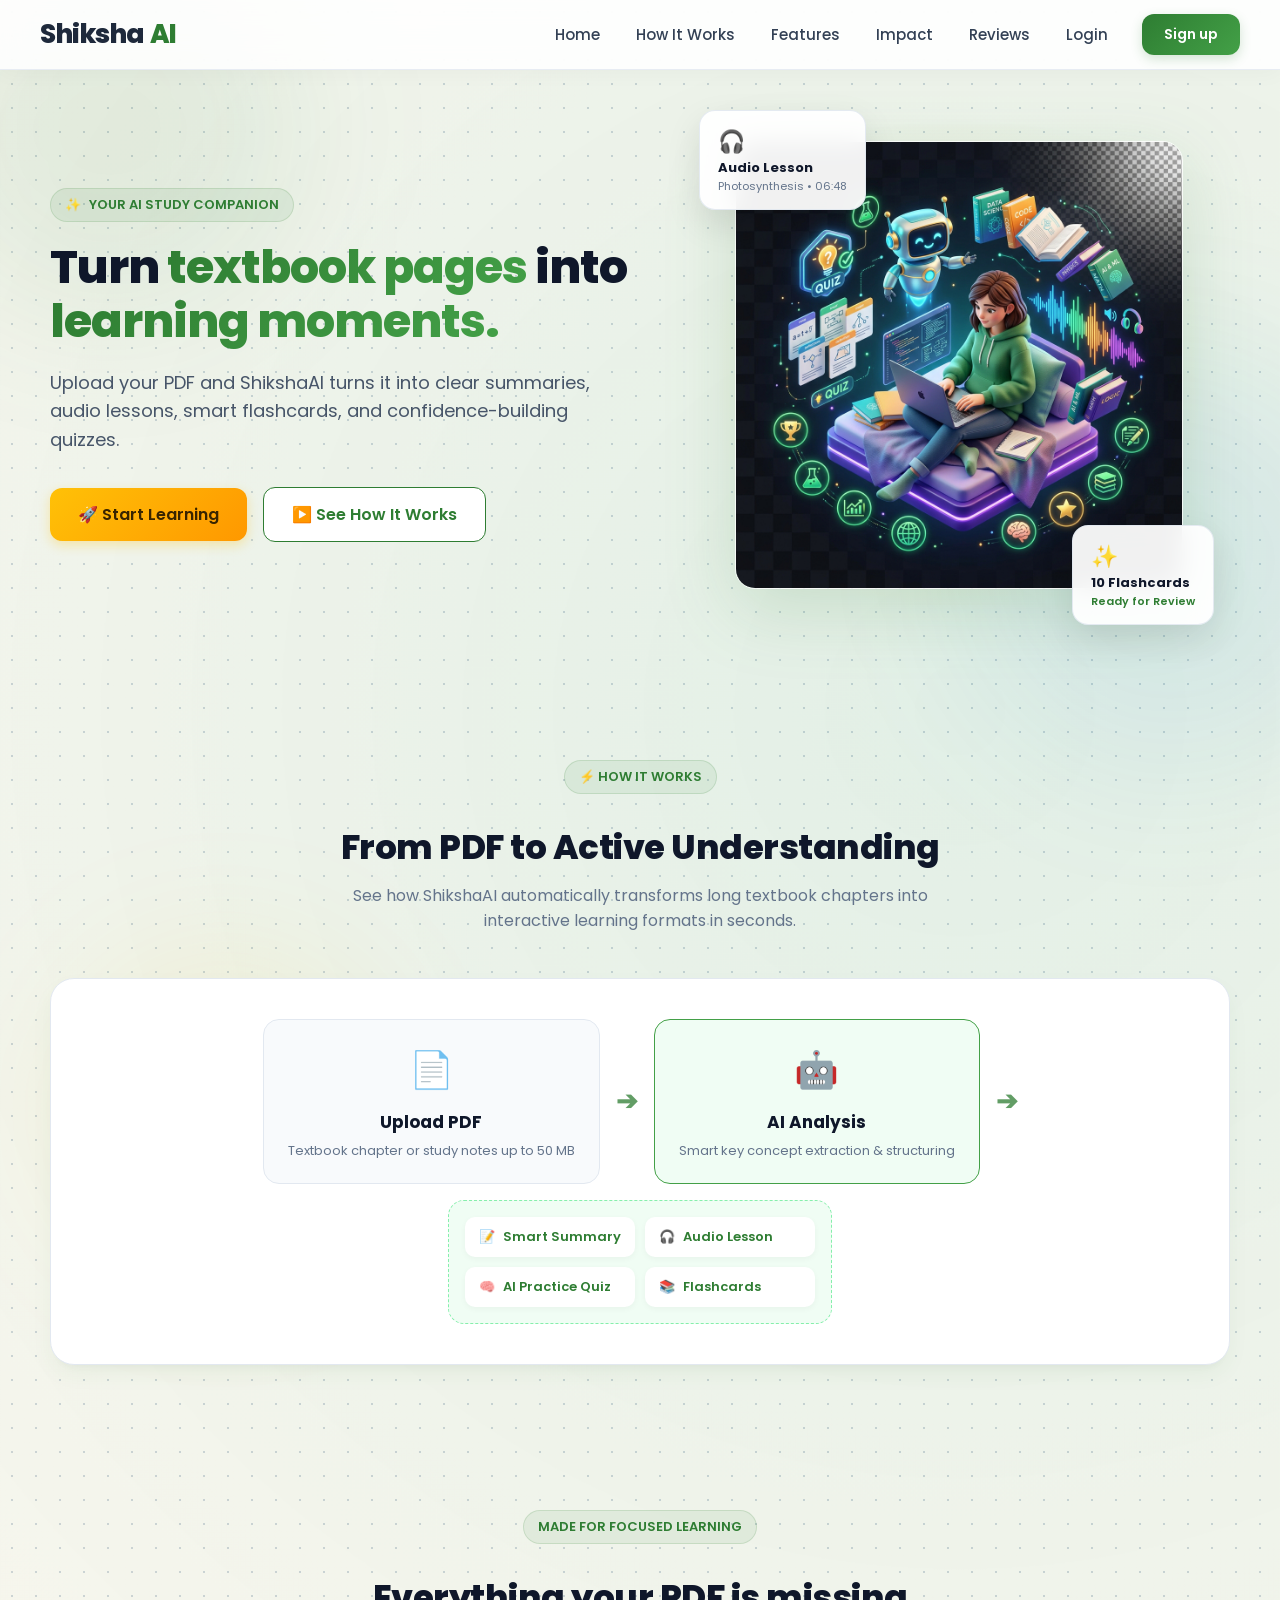
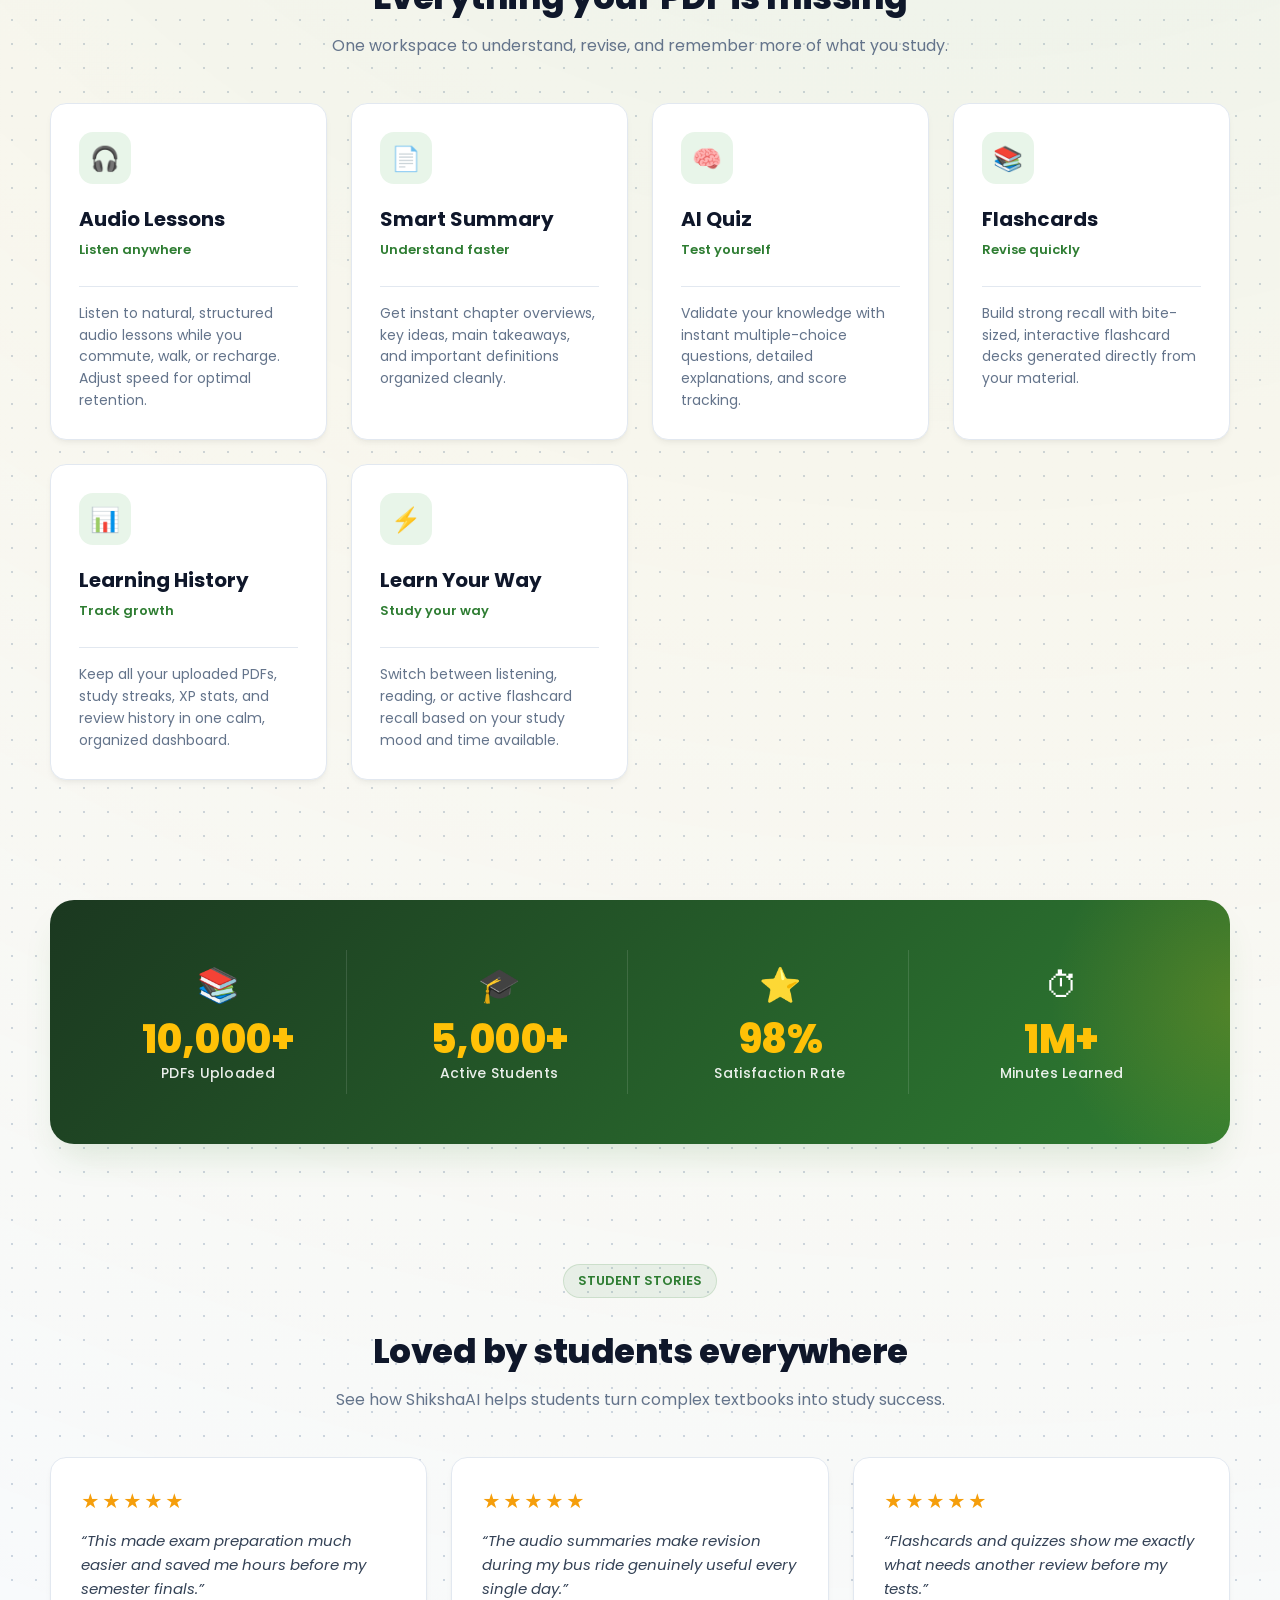
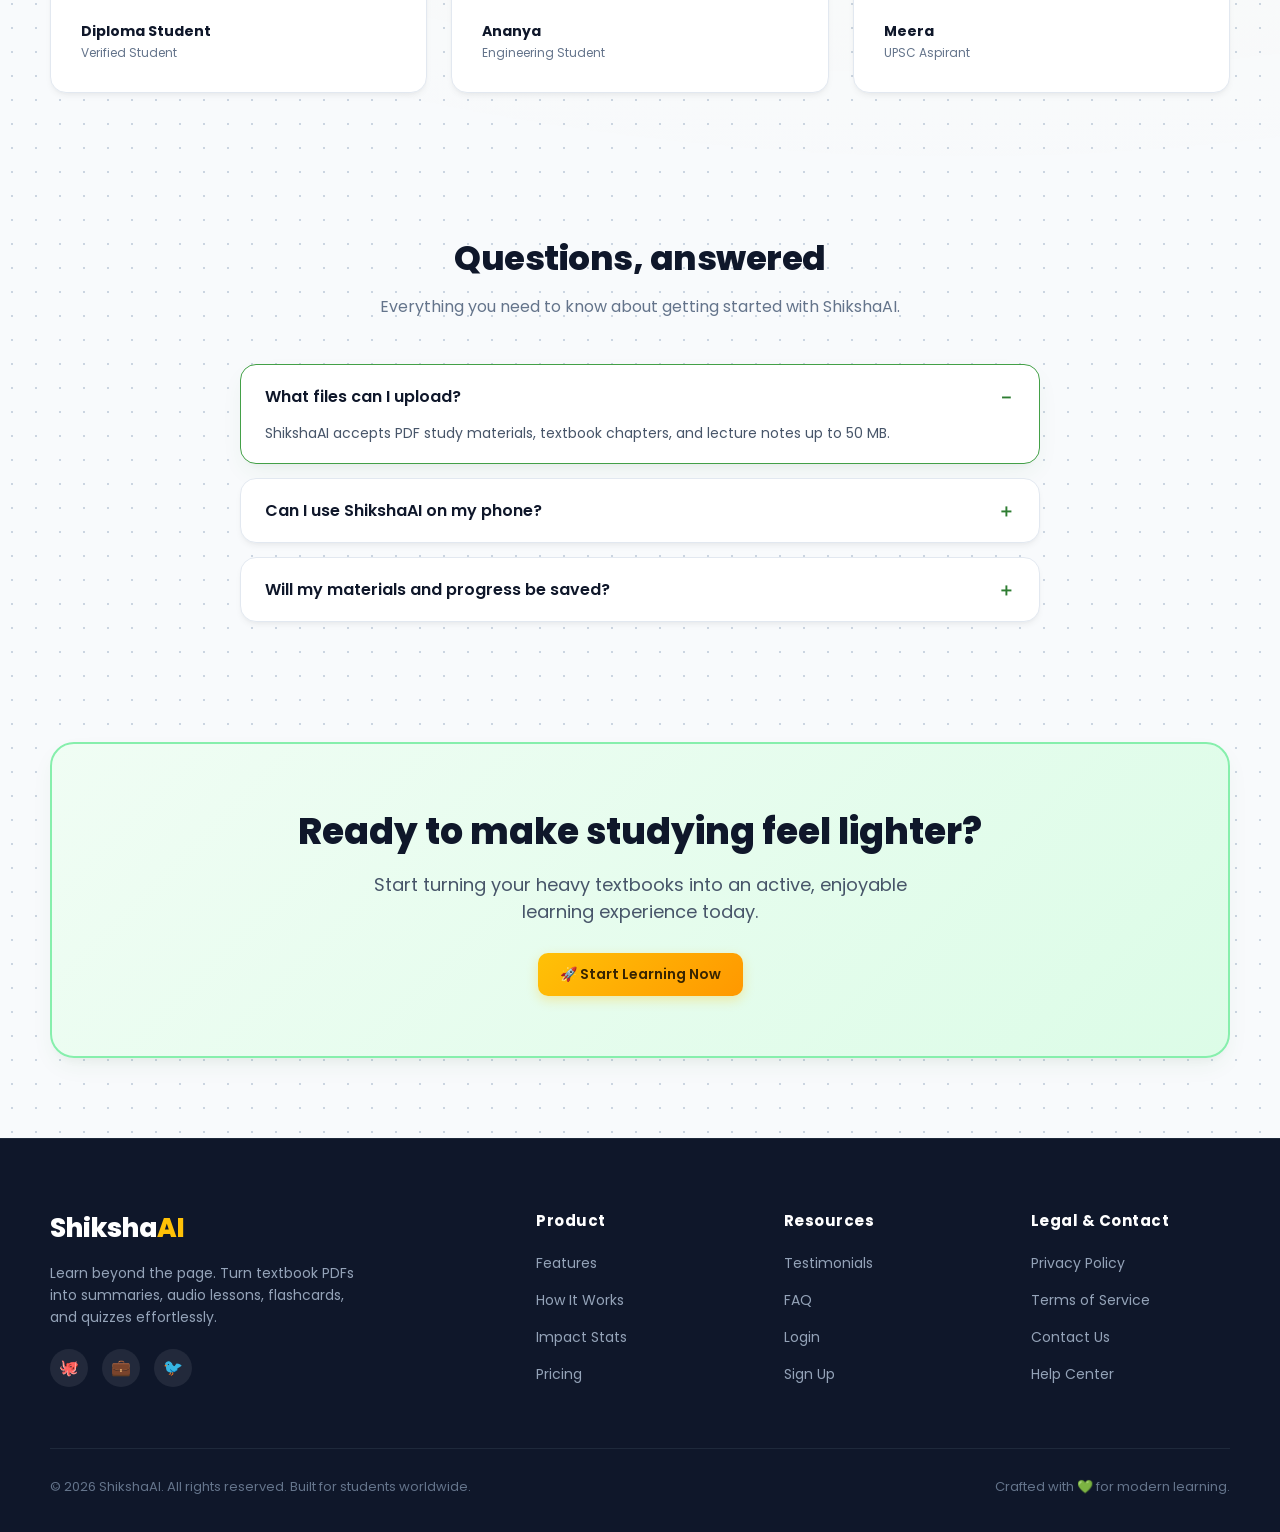
<file: frontend/index.html>
<!doctype html>
<html lang="en">
<head>
  <meta charset="utf-8">
  <meta name="viewport" content="width=device-width, initial-scale=1">
  <title>ShikshaAI | Turn Textbook Pages Into Active Learning</title>
  <meta name="description" content="Upload your PDF and ShikshaAI turns it into clear summaries, audio lessons, smart flashcards and practice quizzes.">
  <link rel="stylesheet" href="css/style.css">
</head>
<body>

  <!-- Ambient Floating Background Orbs -->
  <div class="bg-orb bg-orb-green"></div>
  <div class="bg-orb bg-orb-blue"></div>
  <div class="bg-orb bg-orb-gold"></div>

  <!-- Glassmorphic Navigation Bar -->
  <nav class="nav">
    <div class="container">
      <a class="brand" href="index.html">Shiksha<span>AI</span></a>
      <div class="nav-links">
        <a href="#home">Home</a>
        <a href="#workflow">How It Works</a>
        <a href="#features">Features</a>
        <a href="#stats">Impact</a>
        <a href="#about">Reviews</a>
        <a href="login.html">Login</a>
        <a class="btn btn-signup" href="signup.html">Sign up</a>
      </div>
    </div>
  </nav>

  <main id="home">

    <!-- Hero Section -->
    <section class="container hero-landing">
      <div class="hero-content">
        <div class="eyebrow-pill">
          <span>✨</span> YOUR AI STUDY COMPANION
        </div>
        <h1>Turn <span class="highlight-brand">textbook pages</span> into <span class="highlight-brand">learning moments.</span></h1>
        <p>Upload your PDF and ShikshaAI turns it into clear summaries, audio lessons, smart flashcards, and confidence-building quizzes.</p>
        <div class="hero-actions">
          <a class="btn btn-accent" href="signup.html">🚀 Start Learning</a>
          <a class="btn btn-outline" href="#workflow">▶️ See How It Works</a>
        </div>
      </div>

      <!-- Right Side 3D Visual Illustration -->
      <div class="hero-visual-3d">
        <div class="hero-img-wrapper">
          <img src="assets/hero_3d_student.png" alt="3D Student Studying with AI Tutor" class="hero-3d-img">
          
          <!-- Floating Badge 1 (Top Left) -->
          <div class="hero-float-card top-left">
            <span style="font-size:22px;">🎧</span>
            <div>
              <div style="font-weight:700; font-size:13px; color:#0F172A;">Audio Lesson</div>
              <div style="font-size:11px; color:#64748B;">Photosynthesis • 06:48</div>
            </div>
          </div>

          <!-- Floating Badge 2 (Bottom Right) -->
          <div class="hero-float-card bottom-right">
            <span style="font-size:22px;">✨</span>
            <div>
              <div style="font-weight:700; font-size:13px; color:#0F172A;">10 Flashcards</div>
              <div style="font-size:11px; color:#2E7D32; font-weight:600;">Ready for Review</div>
            </div>
          </div>

        </div>
      </div>
    </section>

    <!-- Visual AI Workflow Diagram Section (Hackathon Special) -->
    <section class="workflow-section" id="workflow">
      <div class="container">
        <div class="section-head-centered">
          <div class="eyebrow-pill">⚡ HOW IT WORKS</div>
          <h2>From PDF to Active Understanding</h2>
          <p>See how ShikshaAI automatically transforms long textbook chapters into interactive learning formats in seconds.</p>
        </div>

        <div class="workflow-diagram">
          <!-- Step 1 -->
          <div class="wf-step">
            <span class="wf-icon">📄</span>
            <h3>Upload PDF</h3>
            <p>Textbook chapter or study notes up to 50 MB</p>
          </div>

          <!-- Arrow -->
          <div class="wf-arrow-connector">➔</div>

          <!-- Step 2 -->
          <div class="wf-step" style="border-color: var(--primary-light); background: #F0FDF4;">
            <span class="wf-icon">🤖</span>
            <h3>AI Analysis</h3>
            <p>Smart key concept extraction & structuring</p>
          </div>

          <!-- Arrow -->
          <div class="wf-arrow-connector">➔</div>

          <!-- Step 3 Outputs -->
          <div class="wf-output-box">
            <div class="wf-out-pill"><span>📝</span> Smart Summary</div>
            <div class="wf-out-pill"><span>🎧</span> Audio Lesson</div>
            <div class="wf-out-pill"><span>🧠</span> AI Practice Quiz</div>
            <div class="wf-out-pill"><span>📚</span> Flashcards</div>
          </div>
        </div>
      </div>
    </section>

    <!-- Feature Cards Grid Section -->
    <section class="features-section" id="features">
      <div class="container">
        <div class="section-head-centered">
          <div class="eyebrow-pill">MADE FOR FOCUSED LEARNING</div>
          <h2>Everything your PDF is missing</h2>
          <p>One workspace to understand, revise, and remember more of what you study.</p>
        </div>

        <div class="feature-cards-grid">
          <!-- Card 1: Audio Lessons -->
          <article class="feature-card-item">
            <div class="feat-icon-badge">🎧</div>
            <h3>Audio Lessons</h3>
            <div class="feat-subtitle">Listen anywhere</div>
            <hr class="feat-divider">
            <p>Listen to natural, structured audio lessons while you commute, walk, or recharge. Adjust speed for optimal retention.</p>
          </article>

          <!-- Card 2: Smart Summaries -->
          <article class="feature-card-item">
            <div class="feat-icon-badge">📄</div>
            <h3>Smart Summary</h3>
            <div class="feat-subtitle">Understand faster</div>
            <hr class="feat-divider">
            <p>Get instant chapter overviews, key ideas, main takeaways, and important definitions organized cleanly.</p>
          </article>

          <!-- Card 3: AI Quizzes -->
          <article class="feature-card-item">
            <div class="feat-icon-badge">🧠</div>
            <h3>AI Quiz</h3>
            <div class="feat-subtitle">Test yourself</div>
            <hr class="feat-divider">
            <p>Validate your knowledge with instant multiple-choice questions, detailed explanations, and score tracking.</p>
          </article>

          <!-- Card 4: Flashcards -->
          <article class="feature-card-item">
            <div class="feat-icon-badge">📚</div>
            <h3>Flashcards</h3>
            <div class="feat-subtitle">Revise quickly</div>
            <hr class="feat-divider">
            <p>Build strong recall with bite-sized, interactive flashcard decks generated directly from your material.</p>
          </article>

          <!-- Card 5: Progress Tracker -->
          <article class="feature-card-item">
            <div class="feat-icon-badge">📊</div>
            <h3>Learning History</h3>
            <div class="feat-subtitle">Track growth</div>
            <hr class="feat-divider">
            <p>Keep all your uploaded PDFs, study streaks, XP stats, and review history in one calm, organized dashboard.</p>
          </article>

          <!-- Card 6: Personalized Rhythm -->
          <article class="feature-card-item">
            <div class="feat-icon-badge">⚡</div>
            <h3>Learn Your Way</h3>
            <div class="feat-subtitle">Study your way</div>
            <hr class="feat-divider">
            <p>Switch between listening, reading, or active flashcard recall based on your study mood and time available.</p>
          </article>
        </div>
      </div>
    </section>

    <!-- Statistics Banner Section -->
    <section class="stats-banner-section" id="stats">
      <div class="container">
        <div class="stats-banner-card">
          <div class="stats-grid-container">
            <div class="stat-item-box">
              <span class="stat-emoji">📚</span>
              <div class="stat-val">10,000+</div>
              <div class="stat-lbl">PDFs Uploaded</div>
            </div>
            <div class="stat-item-box">
              <span class="stat-emoji">🎓</span>
              <div class="stat-val">5,000+</div>
              <div class="stat-lbl">Active Students</div>
            </div>
            <div class="stat-item-box">
              <span class="stat-emoji">⭐</span>
              <div class="stat-val">98%</div>
              <div class="stat-lbl">Satisfaction Rate</div>
            </div>
            <div class="stat-item-box">
              <span class="stat-emoji">⏱</span>
              <div class="stat-val">1M+</div>
              <div class="stat-lbl">Minutes Learned</div>
            </div>
          </div>
        </div>
      </div>
    </section>

    <!-- Testimonials Section -->
    <section class="testimonials-section" id="about">
      <div class="container">
        <div class="section-head-centered">
          <div class="eyebrow-pill">STUDENT STORIES</div>
          <h2>Loved by students everywhere</h2>
          <p>See how ShikshaAI helps students turn complex textbooks into study success.</p>
        </div>

        <div class="testimonial-cards-grid">
          <!-- Quote 1 -->
          <article class="testimonial-card-item">
            <div>
              <div class="testimonial-stars">★★★★★</div>
              <p class="testimonial-quote">“This made exam preparation much easier and saved me hours before my semester finals.”</p>
            </div>
            <div>
              <div class="testimonial-author">Diploma Student</div>
              <div class="testimonial-role">Verified Student</div>
            </div>
          </article>

          <!-- Quote 2 -->
          <article class="testimonial-card-item">
            <div>
              <div class="testimonial-stars">★★★★★</div>
              <p class="testimonial-quote">“The audio summaries make revision during my bus ride genuinely useful every single day.”</p>
            </div>
            <div>
              <div class="testimonial-author">Ananya</div>
              <div class="testimonial-role">Engineering Student</div>
            </div>
          </article>

          <!-- Quote 3 -->
          <article class="testimonial-card-item">
            <div>
              <div class="testimonial-stars">★★★★★</div>
              <p class="testimonial-quote">“Flashcards and quizzes show me exactly what needs another review before my tests.”</p>
            </div>
            <div>
              <div class="testimonial-author">Meera</div>
              <div class="testimonial-role">UPSC Aspirant</div>
            </div>
          </article>
        </div>
      </div>
    </section>

    <!-- FAQ Section -->
    <section class="faq-section" id="faq">
      <div class="container">
        <div class="section-head-centered">
          <h2>Questions, answered</h2>
          <p>Everything you need to know about getting started with ShikshaAI.</p>
        </div>

        <div class="faq-wrapper">
          <details open>
            <summary>What files can I upload?</summary>
            <p>ShikshaAI accepts PDF study materials, textbook chapters, and lecture notes up to 50 MB.</p>
          </details>

          <details>
            <summary>Can I use ShikshaAI on my phone?</summary>
            <p>Yes! The entire application is fully responsive and optimized for mobile phones, tablets, and desktop computers.</p>
          </details>

          <details>
            <summary>Will my materials and progress be saved?</summary>
            <p>Your uploaded documents, generated summaries, flashcard decks, quiz scores, and audio lessons are safely stored in your dashboard.</p>
          </details>
        </div>
      </div>
    </section>

    <!-- CTA Section -->
    <section class="container cta-banner-section" id="pricing">
      <div class="cta-box">
        <h2>Ready to make studying feel lighter?</h2>
        <p>Start turning your heavy textbooks into an active, enjoyable learning experience today.</p>
        <a class="btn btn-accent" href="signup.html">🚀 Start Learning Now</a>
      </div>
    </section>

  </main>

  <!-- Comprehensive Footer -->
  <footer class="landing-footer">
    <div class="container">
      <div class="footer-grid-layout">
        
        <!-- Brand Column -->
        <div class="footer-brand-col">
          <a class="brand" href="index.html">Shiksha<span>AI</span></a>
          <p>Learn beyond the page. Turn textbook PDFs into summaries, audio lessons, flashcards, and quizzes effortlessly.</p>
          <div class="footer-socials">
            <a href="https://github.com" target="_blank" rel="noopener" class="footer-social-link" title="GitHub">🐙</a>
            <a href="https://linkedin.com" target="_blank" rel="noopener" class="footer-social-link" title="LinkedIn">💼</a>
            <a href="#" class="footer-social-link" title="Twitter/X">🐦</a>
          </div>
        </div>

        <!-- Column 1: Product -->
        <div class="footer-column">
          <h4>Product</h4>
          <ul>
            <li><a href="#features">Features</a></li>
            <li><a href="#workflow">How It Works</a></li>
            <li><a href="#stats">Impact Stats</a></li>
            <li><a href="#pricing">Pricing</a></li>
          </ul>
        </div>

        <!-- Column 2: Resources -->
        <div class="footer-column">
          <h4>Resources</h4>
          <ul>
            <li><a href="#about">Testimonials</a></li>
            <li><a href="#faq">FAQ</a></li>
            <li><a href="login.html">Login</a></li>
            <li><a href="signup.html">Sign Up</a></li>
          </ul>
        </div>

        <!-- Column 3: Legal & Support -->
        <div class="footer-column">
          <h4>Legal & Contact</h4>
          <ul>
            <li><a href="#">Privacy Policy</a></li>
            <li><a href="#">Terms of Service</a></li>
            <li><a href="#">Contact Us</a></li>
            <li><a href="#">Help Center</a></li>
          </ul>
        </div>

      </div>

      <!-- Bottom Bar -->
      <div class="footer-bottom-bar">
        <div>© 2026 ShikshaAI. All rights reserved. Built for students worldwide.</div>
        <div>Crafted with 💚 for modern learning.</div>
      </div>
    </div>
  </footer>

</body>
</html>
</file>
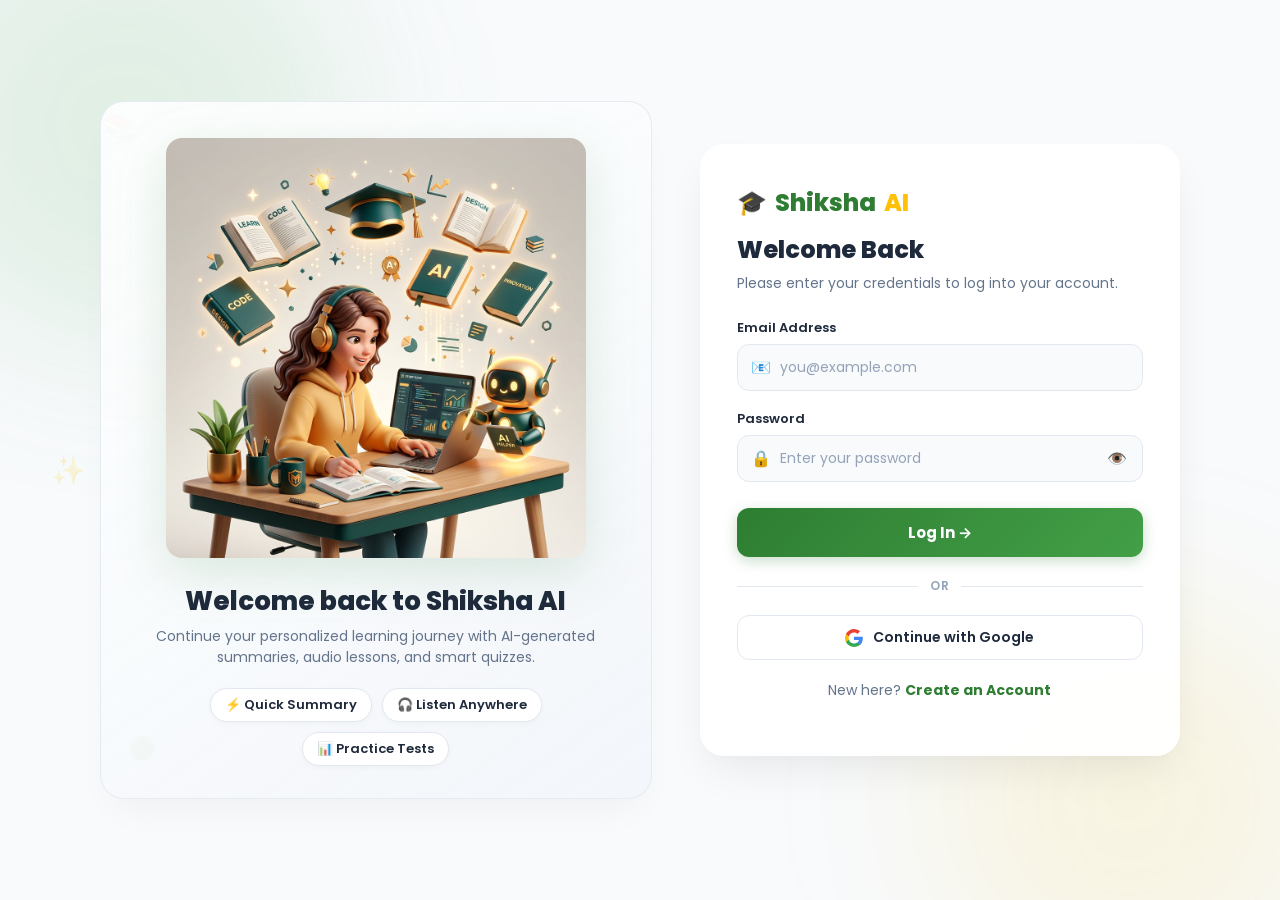
<file: frontend/audio.html>
<!doctype html>
<html>
<head>
  <meta charset="utf-8">
  <meta name="viewport" content="width=device-width,initial-scale=1">
  <title>Audio Lessons | ShikshaAI</title>
  <link rel="stylesheet" href="css/style.css">
</head>
<body>
  <script src="js/api.js"></script>
  <script src="js/app.js"></script>
  <script>
    requireAuth();

    shell('audio.html', 'Audio Player & Lessons', `
      <div id="playerContainer"></div>
      <div id="main" class="lesson-grid"></div>
    `);

    function renderSpotifyPlayer(item, index) {
      window.currentAudioScript = item.script;
      document.querySelector('#playerContainer').innerHTML = `
        <div class="music-player">
          <div class="music-info">
            <div class="music-cover">🎧</div>
            <div style="flex:1;">
              <span class="badge badge-gold" style="margin-bottom:6px;">Now Playing</span>
              <h3 style="margin:4px 0 2px; font-size:20px;">${item.title}</h3>
              <p class="muted" style="margin:0; font-size:13px; color:#94A3B8;" data-speech-status>Ready to play</p>
            </div>
            <div>
              <select onchange="window.currentAudioVoice=this.value" style="background:#0F172A; color:white; border:1px solid #334155; padding:8px 12px; border-radius:8px; font-size:13px;">
                <option value="female" ${item.voice === 'female' ? 'selected' : ''}>Female Voice</option>
                <option value="male" ${item.voice === 'male' ? 'selected' : ''}>Male Voice</option>
              </select>
            </div>
          </div>

          <div style="margin:20px 0 10px;">
            <div class="progress" style="height:6px; background:#334155;">
              <i style="width:40%; background:var(--primary-gradient);"></i>
            </div>
            <div style="display:flex; justify-content:space-between; font-size:12px; color:#94A3B8; margin-top:6px;">
              <span>1:42</span>
              <span>7:31</span>
            </div>
          </div>

          <div class="music-controls">
            <button class="ctrl-btn" onclick="stopLesson()" title="Stop">⏮</button>
            <button class="ctrl-btn play-btn" onclick="playLesson(window.currentAudioScript, window.currentAudioVoice || '${item.voice}')" title="Play">▶</button>
            <button class="ctrl-btn" onclick="pauseLesson()" title="Pause">⏸</button>
            <button class="ctrl-btn" onclick="resumeLesson()" title="Resume">⏭</button>
          </div>
        </div>
      `;
    }

    function card(x, i) {
      return `
        <article class="subject-card">
          <div>
            <div style="display:flex; justify-content:space-between; align-items:center;">
              <span style="font-size:28px;">🎧</span>
              <span class="badge">Audio Prepared</span>
            </div>
            <h3 style="font-size:17px; margin:12px 0 6px;">${x.title}</h3>
            <p class="muted" style="font-size:13px; margin:0 0 14px;">
              Created ${formatDate(x.created_at)}
            </p>
            <p style="font-size:13px; line-height:1.6; color:var(--text); margin-bottom:16px;">
              ${x.script.slice(0, 120)}…
            </p>
          </div>
          <div style="display:flex; gap:8px;">
            <button class="btn" style="flex:1;" onclick="renderSpotifyPlayer(window.audioLessons[${i}], ${i}); playLesson(window.audioLessons[${i}].script, '${x.voice}')">
              ▶ Listen
            </button>
            <a class="btn btn-outline" href="summary.html?id=${x.pdf_id}">Notes</a>
          </div>
        </article>
      `;
    }

    async function load() {
      try {
        const x = await api.get('/audio-lessons');
        window.audioLessons = x;
        const main = document.querySelector('#main');

        if (x.length) {
          renderSpotifyPlayer(x[0], 0);
          main.innerHTML = x.map(card).join('');
        } else {
          main.innerHTML = `
            <div class="card" style="text-align:center; padding:50px; grid-column: 1 / -1;">
              <div style="font-size:48px; margin-bottom:12px;">🎧</div>
              <h3>No audio lessons generated yet</h3>
              <p class="muted">Open any lesson from "My Lessons" and click "Generate Audio Lesson" to create your first audio summary!</p>
              <a class="btn" href="summary.html" style="margin-top:10px;">Go to My Lessons →</a>
            </div>
          `;
        }
      } catch (e) {
        toast(e.message, 'error');
      }
    }

    load();
  </script>
</body>
</html>
</file>
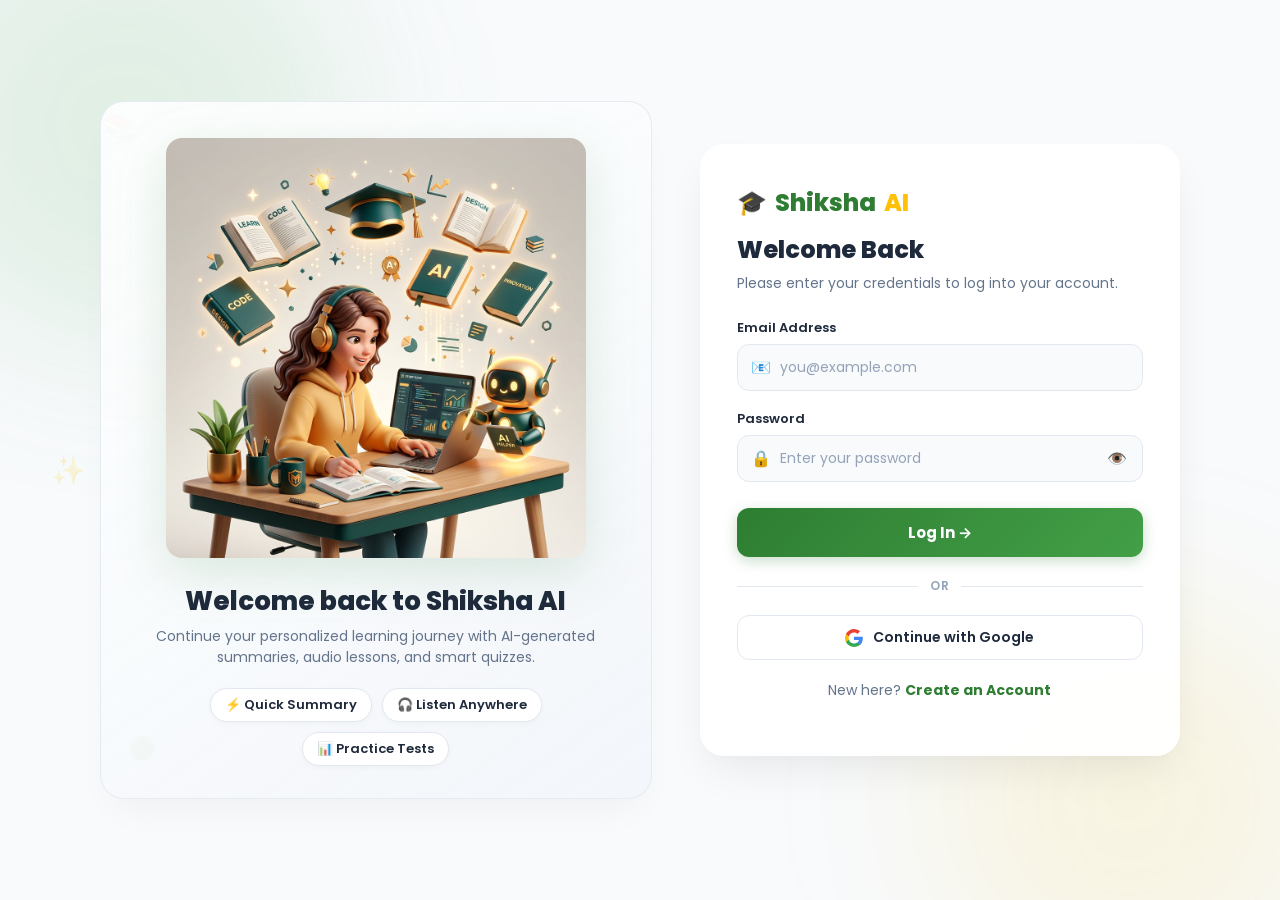
<file: frontend/dashboard.html>
<!doctype html>
<html>
<head>
  <meta charset="utf-8">
  <meta name="viewport" content="width=device-width,initial-scale=1">
  <title>Dashboard | ShikshaAI</title>
  <link rel="stylesheet" href="css/style.css">
</head>
<body>
  <script src="js/api.js"></script>
  <script src="js/app.js"></script>
  <script>
    requireAuth();
    shell('dashboard.html', 'Dashboard', `
      <section class="dash-hero">
        <div>
          <h2>👋 Welcome back, <span id="heroName">Student</span>!</h2>
          <p>Ready to continue learning today? You are on a <b>17-day streak</b>!</p>
          <div style="margin-top:18px;">
            <a class="btn btn-accent" href="summary.html">Continue Last Lesson →</a>
          </div>
        </div>
      </section>

      <section class="card" style="margin-bottom:28px;">
        <div style="display:flex; justify-content:space-between; align-items:center; margin-bottom:10px;">
          <div style="font-weight:600; font-size:15px;">Overall Course Completion</div>
          <div class="badge badge-gold" style="font-size:13px;">72% Completed</div>
        </div>
        <div class="progress">
          <i style="width:72%;"></i>
        </div>
      </section>

      <section class="stat-grid" id="stats">
        <!-- Rendered dynamically -->
      </section>

      <section class="two-col">
        <div class="card">
          <div style="display:flex; justify-content:space-between; align-items:center; margin-bottom:18px;">
            <h3 style="margin:0; font-size:18px;">Recent Activity</h3>
            <span class="muted" style="font-size:12px;">Updated live</span>
          </div>
          <div id="activity"></div>
        </div>

        <div class="card">
          <h3 style="margin:0 0 18px; font-size:18px;">Quick Actions</h3>
          <div class="quick-grid">
            <a class="quick-card" href="upload.html">
              <span style="font-size:20px;">⇧</span>
              <span>Upload PDF</span>
            </a>
            <a class="quick-card" href="summary.html">
              <span style="font-size:20px;">▤</span>
              <span>My Lessons</span>
            </a>
            <a class="quick-card" href="quiz.html">
              <span style="font-size:20px;">?</span>
              <span>Take Quiz</span>
            </a>
            <a class="quick-card" href="flashcards.html">
              <span style="font-size:20px;">▣</span>
              <span>Flashcards</span>
            </a>
          </div>
        </div>
      </section>
    `);

    (async () => {
      try {
        const u = JSON.parse(localStorage.getItem('shiksha_user') || '{}');
        document.querySelector('#heroName').textContent = (u.name || 'Student').split(' ')[0];

        const d = await api.get('/dashboard');
        
        const statConfig = [
          { title: 'Uploaded PDFs', val: d.stats.pdfs, icon: '📚', theme: 'c-green', trend: '▲ +2 this week', pct: 80 },
          { title: 'Audio Lessons', val: d.stats.audio_lessons, icon: '🎧', theme: 'c-purple', trend: '✦ 100% generated', pct: 65 },
          { title: 'Quiz Score', val: `${d.stats.quiz_scores}%`, icon: '🧠', theme: 'c-blue', trend: '★ Mastery: High', pct: d.stats.quiz_scores || 75 },
          { title: 'Study Streak', val: '17 Days', icon: '🔥', theme: 'c-orange', trend: '🔥 Active Streak', pct: 90 }
        ];

        document.querySelector('#stats').innerHTML = statConfig.map(s => `
          <article class="stat-card ${s.theme}">
            <div class="stat-icon">${s.icon}</div>
            <span class="muted" style="font-size:13px; font-weight:500;">${s.title}</span>
            <b>${s.val}</b>
            <div class="progress" style="height:6px; margin:8px 0;">
              <i style="width:${s.pct}%"></i>
            </div>
            <div class="trend">${s.trend}</div>
          </article>
        `).join('');

        const actContainer = document.querySelector('#activity');
        actContainer.innerHTML = d.history.length ? d.history.map(x => `
          <div class="activity">
            <div class="dot">${x.icon || '✦'}</div>
            <div style="flex:1;">
              <b style="font-size:14px; color:var(--text);">${x.activity}</b>
              <div class="muted" style="font-size:12px;">${formatDate(x.date)}</div>
            </div>
          </div>
        `).join('') : '<div class="empty">Your learning activity will appear here.</div>';

      } catch (e) {
        toast(e.message, 'error');
      }
    })();
  </script>
</body>
</html>
</file>
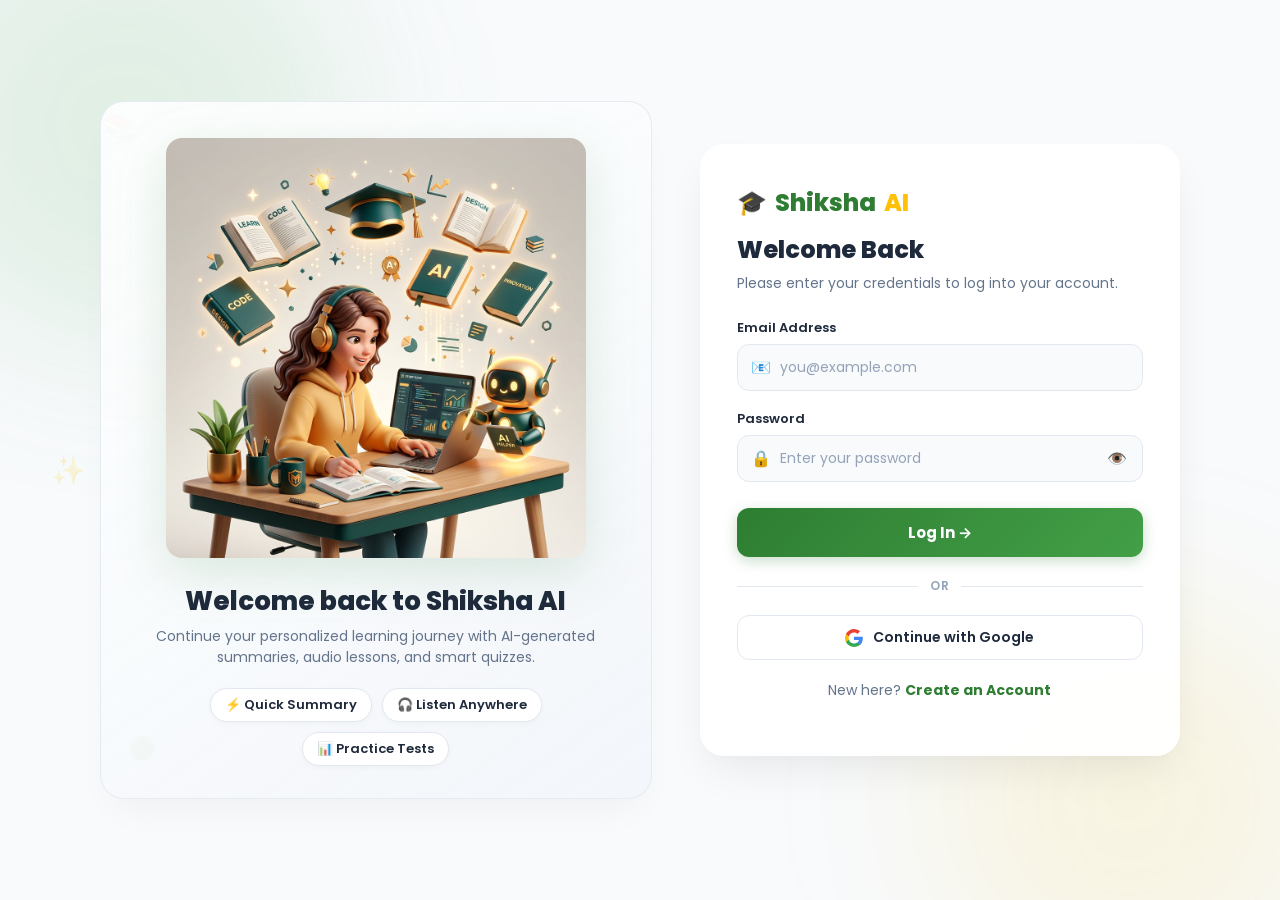
<file: frontend/flashcards.html>
<!doctype html>
<html>
<head>
  <meta charset="utf-8">
  <meta name="viewport" content="width=device-width,initial-scale=1">
  <title>Flashcards | ShikshaAI</title>
  <link rel="stylesheet" href="css/style.css">
</head>
<body>
  <script src="js/api.js"></script>
  <script src="js/app.js"></script>
  <script>
    requireAuth();
    const id = new URLSearchParams(location.search).get('id');
    let cards = [];
    let n = 0;

    shell('flashcards.html', 'Smart Flashcards', `
      <div id="main"></div>
    `);

    async function load() {
      const main = document.querySelector('#main');

      if (!id) {
        try {
          const pdfs = await api.get('/pdfs');
          if (!pdfs.length) {
            main.innerHTML = `
              <div class="card" style="text-align:center; padding:50px;">
                <div style="font-size:48px; margin-bottom:12px;">▣</div>
                <h3>No flashcard decks found</h3>
                <p class="muted">Upload a PDF to generate revision flashcards automatically!</p>
                <a class="btn" href="upload.html" style="margin-top:10px;">Upload PDF →</a>
              </div>
            `;
            return;
          }

          const icons = ['▣', '⚡', '💡', '📌', '✨'];
          main.innerHTML = `
            <div class="lesson-grid">
              ${pdfs.map((p, i) => `
                <article class="subject-card">
                  <div>
                    <div style="display:flex; justify-content:space-between; align-items:center;">
                      <span style="font-size:32px;">${icons[i % icons.length]}</span>
                      <span class="badge badge-gold">Active Study</span>
                    </div>
                    <h3 style="font-size:18px; margin:14px 0 6px;">${p.title}</h3>
                    <div class="muted" style="font-size:13px; margin-bottom:16px;">
                      ⏱ 10 Cards Deck · Tap to Flip
                    </div>
                  </div>
                  <a class="btn" href="flashcards.html?id=${p.id}" style="width:100%;">Study Cards →</a>
                </article>
              `).join('')}
            </div>
          `;
          return;
        } catch (e) {
          return toast(e.message, 'error');
        }
      }

      try {
        cards = await api.get(`/pdf/${id}/flashcards`);
        if (!cards.length) {
          await api.post('/generate-flashcards', { pdf_id: id });
          cards = await api.get(`/pdf/${id}/flashcards`);
        }
        render();
      } catch (e) {
        toast(e.message, 'error');
      }
    }

    function render() {
      const main = document.querySelector('#main');
      const c = cards[n];

      main.innerHTML = `
        <div style="max-width:620px; margin:0 auto;">
          <div style="display:flex; justify-content:space-between; align-items:center; margin-bottom:12px;">
            <span class="badge badge-blue">Card ${n + 1} of ${cards.length}</span>
            <span class="muted" style="font-size:13px;">💡 Tap card to flip answer</span>
          </div>

          <div class="flashcard" onclick="this.classList.toggle('flip')">
            <div class="flashcard-inner">
              <div class="flash-face">
                <span class="badge" style="position:absolute; top:20px; left:20px;">Question</span>
                <div>${c.question}</div>
                <span style="position:absolute; bottom:20px; font-size:12px; color:var(--muted);">🔄 Tap to Flip</span>
              </div>
              <div class="flash-face flash-back">
                <span class="badge" style="position:absolute; top:20px; left:20px; background:var(--primary); color:white;">Answer</span>
                <div>${c.answer}</div>
                <span style="position:absolute; bottom:20px; font-size:12px; color:var(--primary);">🔄 Tap to Flip back</span>
              </div>
            </div>
          </div>

          <div style="display:flex; justify-content:space-between; gap:16px;">
            <button class="btn btn-outline" style="flex:1;" onclick="move(-1)">← Previous Card</button>
            <button class="btn" style="flex:1;" onclick="move(1)">Next Card →</button>
          </div>
        </div>
      `;
    }

    function move(dir) {
      n = (n + dir + cards.length) % cards.length;
      render();
    }

    load();
  </script>
</body>
</html>
</file>
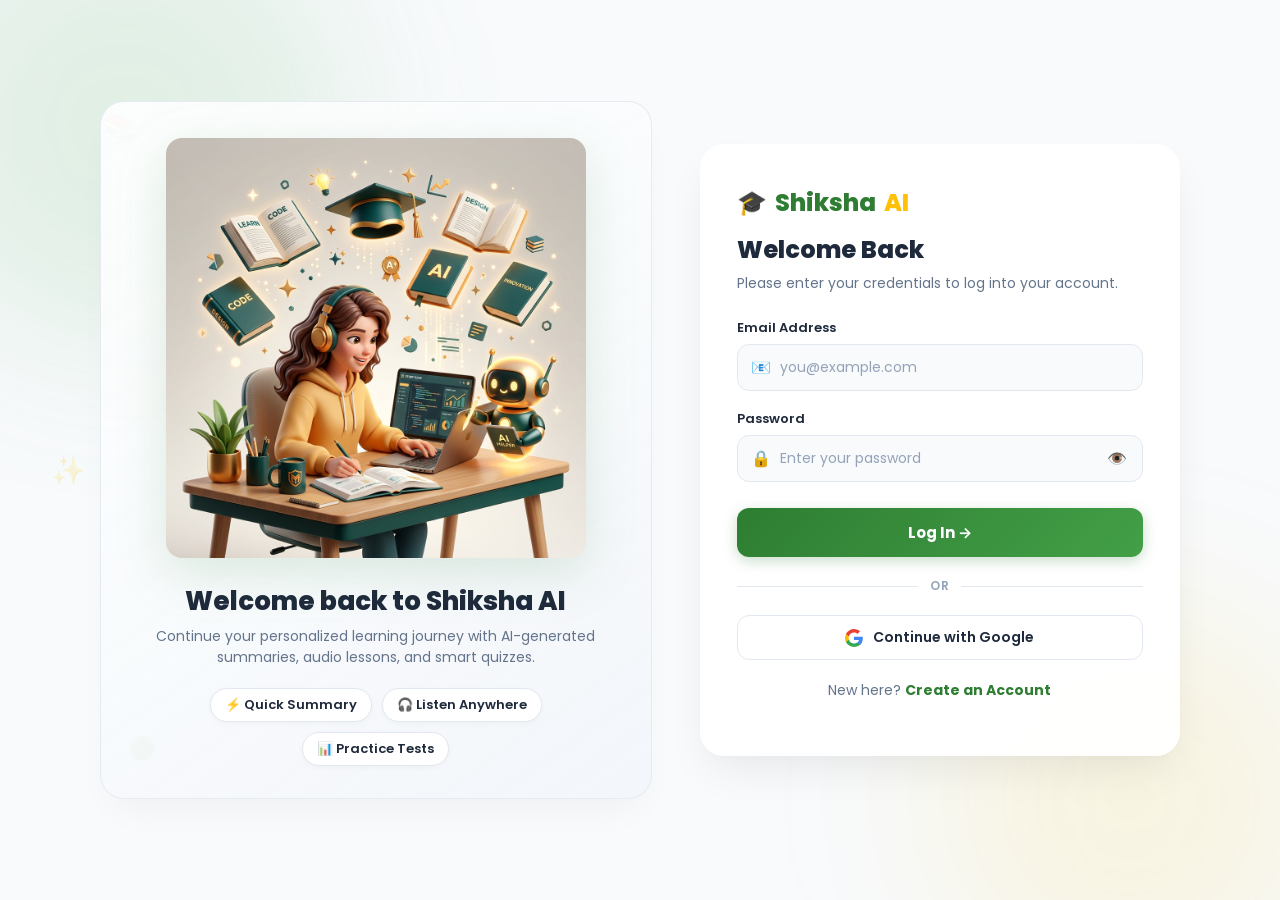
<file: frontend/login.html>
<!doctype html>
<html lang="en">
<head>
  <meta charset="utf-8">
  <meta name="viewport" content="width=device-width, initial-scale=1">
  <title>Log In | ShikshaAI</title>
  <link rel="stylesheet" href="css/style.css">
</head>
<body>
  <div class="auth-page-wrapper">
    <!-- Floating Background Glows & Floating Icons -->
    <div class="auth-bg-glow auth-bg-glow-1"></div>
    <div class="auth-bg-glow auth-bg-glow-2"></div>
    <div class="auth-floating-icon icon-1">📚</div>
    <div class="auth-floating-icon icon-2">🟢</div>
    <div class="auth-floating-icon icon-3">🟡</div>
    <div class="auth-floating-icon icon-4">🎧</div>
    <div class="auth-floating-icon icon-5">✨</div>

    <div class="auth-split-grid">
      <!-- Left Hero Card & Illustration Section -->
      <div class="auth-hero-card">
        <div class="auth-hero-img-box">
          <img src="assets/auth_illustration.png" alt="Shiksha AI Student & Robot Assistant">
        </div>
        <h2>Welcome back to Shiksha AI</h2>
        <p>Continue your personalized learning journey with AI-generated summaries, audio lessons, and smart quizzes.</p>
        <div class="auth-feature-chips">
          <span class="auth-chip">⚡ Quick Summary</span>
          <span class="auth-chip">🎧 Listen Anywhere</span>
          <span class="auth-chip">📊 Practice Tests</span>
        </div>
      </div>

      <!-- Right Form Card Section -->
      <div class="auth-form-card">
        <div class="auth-header">
          <a class="auth-brand-logo" href="index.html">
            <span>🎓</span> Shiksha<span>AI</span>
          </a>
          <h1>Welcome Back</h1>
          <p>Please enter your credentials to log into your account.</p>
        </div>

        <form id="loginForm" novalidate>
          <div class="auth-field">
            <label for="email">Email Address</label>
            <div class="input-icon-wrapper">
              <span class="input-icon">📧</span>
              <input type="email" id="email" name="email" required placeholder="you@example.com">
            </div>
          </div>

          <div class="auth-field">
            <label for="password">Password</label>
            <div class="input-icon-wrapper">
              <span class="input-icon">🔒</span>
              <input type="password" id="password" name="password" required placeholder="Enter your password">
              <button type="button" class="toggle-pwd-btn" onclick="togglePassword('password', this)" title="Toggle password visibility">👁️</button>
            </div>
          </div>

          <button type="submit" class="btn-auth-primary" id="loginSubmitBtn">
            <span class="btn-spinner" id="loginSpinner"></span>
            <span id="loginBtnText">Log In →</span>
          </button>
        </form>

        <div class="auth-divider">
          <span>OR</span>
        </div>

        <button type="button" class="btn-google" onclick="toast('Google sign-in integration coming soon!')">
          <svg width="18" height="18" viewBox="0 0 24 24">
            <path fill="#4285F4" d="M23.745 12.27c0-.7-.06-1.4-.19-2.07H12v4.51h6.6c-.29 1.52-1.14 2.82-2.4 3.68v3.05h3.88c2.27-2.09 3.665-5.17 3.665-9.17z"/>
            <path fill="#34A853" d="M12 24c3.24 0 5.95-1.08 7.93-2.91l-3.88-3.05c-1.08.72-2.45 1.16-4.05 1.16-3.12 0-5.77-2.1-6.72-4.93H1.27v3.15C3.25 21.3 7.31 24 12 24z"/>
            <path fill="#FBBC05" d="M5.28 14.27c-.25-.72-.38-1.49-.38-2.27s.13-1.55.38-2.27V6.58H1.27C.46 8.2 0 10.04 0 12s.46 3.8 1.27 5.42l4.01-3.15z"/>
            <path fill="#EA4335" d="M12 4.75c1.77 0 3.35.61 4.6 1.8l3.42-3.42C17.95 1.19 15.24 0 12 0 7.31 0 3.25 2.7 1.27 6.58l4.01 3.15c.95-2.83 3.6-4.98 6.72-4.98z"/>
          </svg>
          Continue with Google
        </button>

        <p class="auth-footer-link">
          New here? <a href="signup.html">Create an Account</a>
        </p>
      </div>
    </div>
  </div>

  <script src="js/api.js"></script>
  <script src="js/app.js"></script>
  <script>
    const loginForm = document.querySelector('#loginForm');
    const submitBtn = document.querySelector('#loginSubmitBtn');
    const spinner = document.querySelector('#loginSpinner');
    const btnText = document.querySelector('#loginBtnText');

    loginForm.onsubmit = async (event) => {
      event.preventDefault();
      const form = new FormData(loginForm);
      const email = form.get('email')?.trim();
      const password = form.get('password');

      if (!email || !password) {
        return toast('Please enter your email and password', 'error');
      }

      // Show Spinner Loading State
      spinner.style.display = 'inline-block';
      btnText.textContent = 'Logging In...';
      submitBtn.disabled = true;

      try {
        const data = await api.post('/login', { email, password });
        localStorage.setItem('shiksha_token', data.access_token);
        localStorage.setItem('shiksha_user', JSON.stringify(data.user));
        toast('Logged in successfully!');
        location.href = 'dashboard.html';
      } catch (error) {
        toast(error.message || 'Invalid email or password', 'error');
        spinner.style.display = 'none';
        btnText.textContent = 'Log In →';
        submitBtn.disabled = false;
      }
    };
  </script>
</body>
</html>
</file>
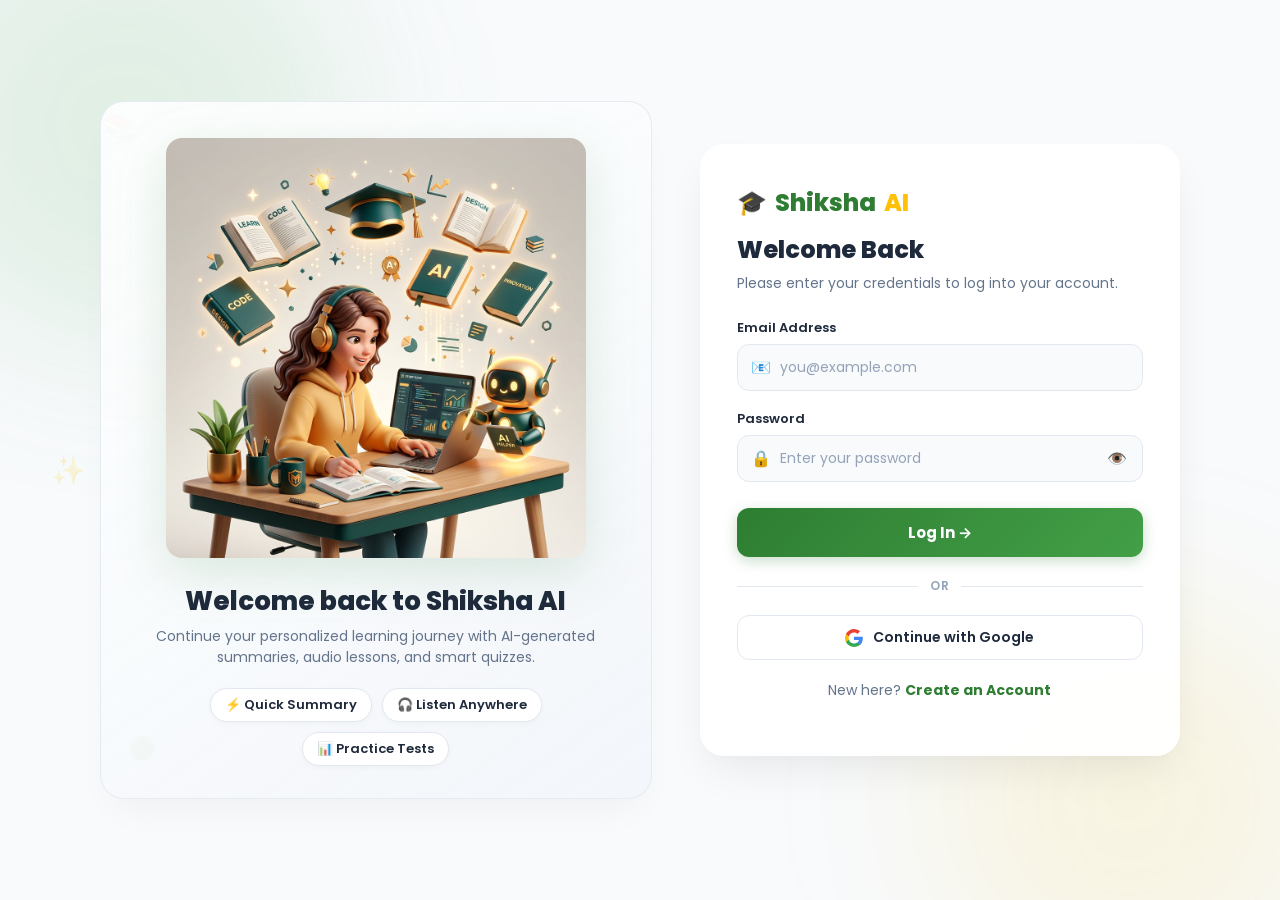
<file: frontend/profile.html>
<!doctype html>
<html>
<head>
  <meta charset="utf-8">
  <meta name="viewport" content="width=device-width,initial-scale=1">
  <title>Profile | ShikshaAI</title>
  <link rel="stylesheet" href="css/style.css">
</head>
<body>
  <script src="js/api.js"></script>
  <script src="js/app.js"></script>
  <script>
    requireAuth();

    shell('profile.html', 'Student Profile & Gamification', `
      <div class="two-col">
        <div>
          <article class="card" style="text-align:center; padding:35px 25px; margin-bottom:24px;">
            <div class="avatar" id="pAvatar" style="width:80px; height:80px; font-size:36px; margin:0 auto 16px;">🙂</div>
            <h2 id="pName" style="margin:0 0 4px; font-size:24px;">Student Name</h2>
            <p id="pEmail" class="muted" style="margin:0 0 20px; font-size:14px;"></p>
            
            <div style="display:flex; justify-content:center; gap:10px; flex-wrap:wrap; margin-bottom:24px;">
              <span class="badge badge-gold" style="font-size:14px; padding:6px 14px;">Level 8 Scholar</span>
              <span class="badge" style="font-size:14px; padding:6px 14px;">🔥 17 Day Streak</span>
              <span class="badge badge-blue" style="font-size:14px; padding:6px 14px;">🏆 1200 XP</span>
            </div>

            <button class="btn btn-outline" onclick="logout()" style="width:100%;">Sign Out</button>
          </article>

          <article class="card">
            <h3 style="margin:0 0 16px; font-size:18px;">📊 Learning Stats</h3>
            <div id="pStats" style="display:flex; flex-direction:column; gap:12px;"></div>
          </article>
        </div>

        <div>
          <article class="card">
            <h3 style="margin:0 0 20px; font-size:18px;">🏆 Achievements & Badges</h3>
            <div style="display:grid; grid-template-columns:1fr 1fr; gap:14px;">
              <div style="padding:16px; background:#F8FAFC; border:1px solid var(--line); border-radius:12px; text-align:center;">
                <div style="font-size:32px; margin-bottom:6px;">🎓</div>
                <b style="font-size:14px; display:block;">Early Bird</b>
                <span class="muted" style="font-size:12px;">Completed 5 morning lessons</span>
              </div>
              <div style="padding:16px; background:#F8FAFC; border:1px solid var(--line); border-radius:12px; text-align:center;">
                <div style="font-size:32px; margin-bottom:6px;">📚</div>
                <b style="font-size:14px; display:block;">PDF Master</b>
                <span class="muted" style="font-size:12px;">Uploaded 10+ documents</span>
              </div>
              <div style="padding:16px; background:#F8FAFC; border:1px solid var(--line); border-radius:12px; text-align:center;">
                <div style="font-size:32px; margin-bottom:6px;">🧠</div>
                <b style="font-size:14px; display:block;">Quiz Champ</b>
                <span class="muted" style="font-size:12px;">Scored 90%+ in 3 quizzes</span>
              </div>
              <div style="padding:16px; background:#F8FAFC; border:1px solid var(--line); border-radius:12px; text-align:center;">
                <div style="font-size:32px; margin-bottom:6px;">⚡</div>
                <b style="font-size:14px; display:block;">Fast Learner</b>
                <span class="muted" style="font-size:12px;">Finished 5 audio lessons</span>
              </div>
            </div>
          </article>
        </div>
      </div>
    `);

    (async () => {
      try {
        const u = JSON.parse(localStorage.getItem('shiksha_user') || '{}');
        const name = u.name || 'Student';
        document.querySelector('#pName').textContent = name;
        document.querySelector('#pEmail').textContent = u.email || 'student@shiksha.ai';
        document.querySelector('#pAvatar').textContent = name.charAt(0).toUpperCase() || '🙂';

        const d = await api.get('/dashboard');
        document.querySelector('#pStats').innerHTML = `
          <div style="display:flex; justify-content:space-between; font-size:14px;">
            <span>Uploaded PDFs</span>
            <b>${d.stats.pdfs}</b>
          </div>
          <div style="display:flex; justify-content:space-between; font-size:14px;">
            <span>Audio Lessons</span>
            <b>${d.stats.audio_lessons}</b>
          </div>
          <div style="display:flex; justify-content:space-between; font-size:14px;">
            <span>Average Quiz Score</span>
            <b style="color:var(--primary);">${d.stats.quiz_scores}%</b>
          </div>
          <div style="display:flex; justify-content:space-between; font-size:14px;">
            <span>Study Hours Logged</span>
            <b>${d.stats.study_hours} hrs</b>
          </div>
        `;
      } catch (x) {
        toast(x.message, 'error');
      }
    })();
  </script>
</body>
</html>
</file>
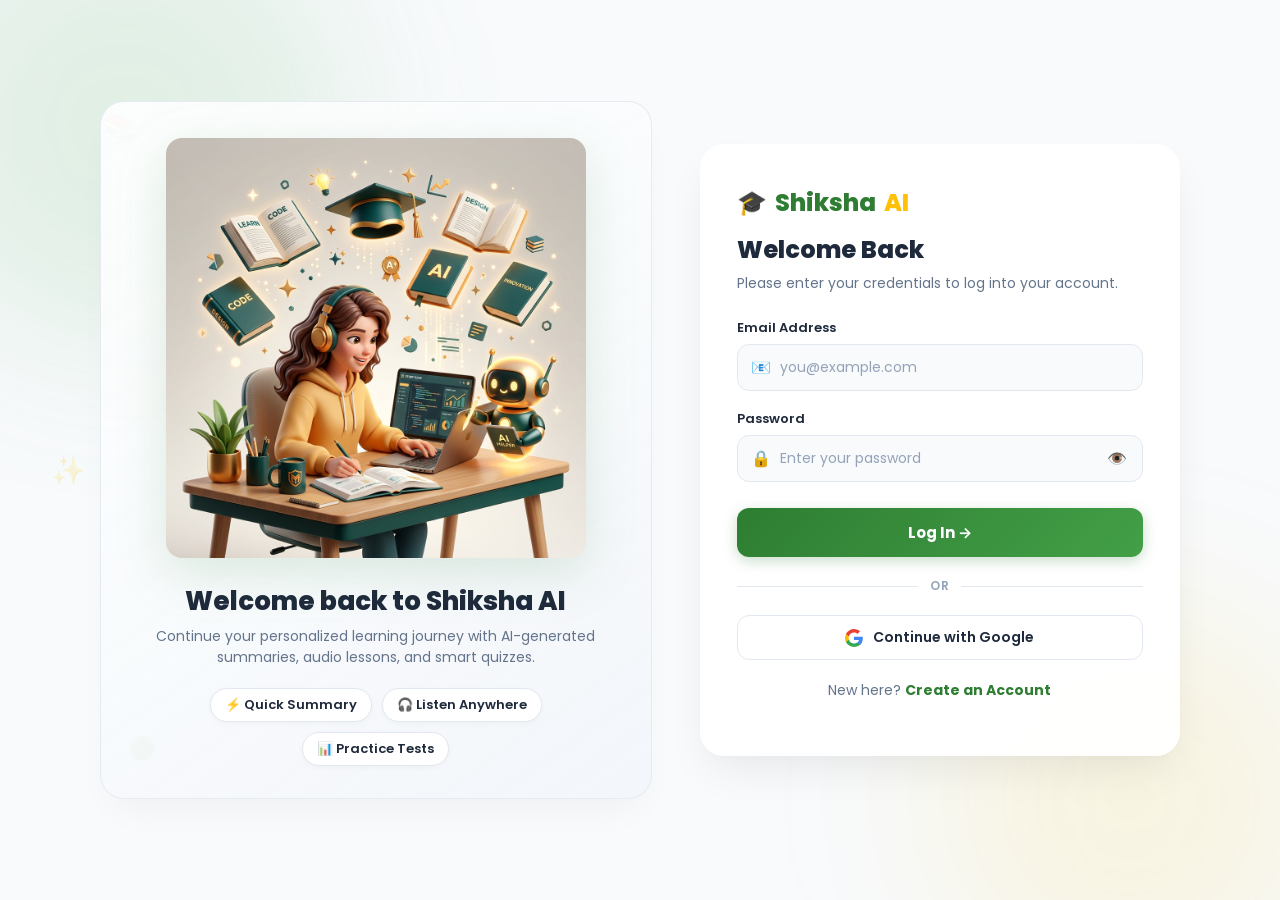
<file: frontend/quiz.html>
<!doctype html>
<html>
<head>
  <meta charset="utf-8">
  <meta name="viewport" content="width=device-width,initial-scale=1">
  <title>Quiz | ShikshaAI</title>
  <link rel="stylesheet" href="css/style.css">
</head>
<body>
  <script src="js/api.js"></script>
  <script src="js/app.js"></script>
  <script>
    requireAuth();
    const id = new URLSearchParams(location.search).get('id');
    let quiz;

    shell('quiz.html', 'Knowledge Quiz', `
      <div id="main"></div>
    `);

    async function load() {
      const main = document.querySelector('#main');

      if (!id) {
        try {
          const pdfs = await api.get('/pdfs');
          if (!pdfs.length) {
            main.innerHTML = `
              <div class="card" style="text-align:center; padding:50px;">
                <div style="font-size:48px; margin-bottom:12px;">🧠</div>
                <h3>No quizzes available</h3>
                <p class="muted">Upload a PDF study document to generate practice quizzes!</p>
                <a class="btn" href="upload.html" style="margin-top:10px;">Upload PDF →</a>
              </div>
            `;
            return;
          }

          const icons = ['🧠', '💻', '📐', '🔬', '🌐'];
          main.innerHTML = `
            <div class="lesson-grid">
              ${pdfs.map((p, i) => `
                <article class="subject-card">
                  <div>
                    <div style="display:flex; justify-content:space-between; align-items:center;">
                      <span style="font-size:32px;">${icons[i % icons.length]}</span>
                      <span class="badge badge-gold">⭐⭐ Medium</span>
                    </div>
                    <h3 style="font-size:18px; margin:14px 0 6px;">${p.title}</h3>
                    <div class="muted" style="font-size:13px; margin-bottom:16px;">
                      ⏱ 10 Questions · Multiple Choice
                    </div>
                  </div>
                  <a class="btn" href="quiz.html?id=${p.id}" style="width:100%;">Start Quiz →</a>
                </article>
              `).join('')}
            </div>
          `;
          return;
        } catch (e) {
          return toast(e.message, 'error');
        }
      }

      try {
        quiz = await api.get(`/pdf/${id}/quiz`);
        if (!quiz.questions?.length) {
          await api.post('/generate-quiz', { pdf_id: id });
          quiz = await api.get(`/pdf/${id}/quiz`);
        }

        main.innerHTML = `
          <div class="dash-hero" style="margin-bottom:24px;">
            <div>
              <div class="badge badge-gold" style="margin-bottom:8px;">Practice Quiz</div>
              <h2 style="margin:0;">🧠 ${quiz.questions.length} Practice Questions</h2>
              <p style="opacity:0.9; margin-top:4px;">Test your knowledge and build exam confidence.</p>
            </div>
          </div>

          <form id="qform">
            ${quiz.questions.map((q, i) => `
              <section class="card" style="margin-bottom:20px;">
                <b style="font-size:16px; display:block; margin-bottom:14px;">${i + 1}. ${q.question}</b>
                <div>
                  ${q.options.map((o, j) => `
                    <label style="display:flex; align-items:center; gap:10px; padding:12px 16px; border:1px solid var(--line); border-radius:10px; margin-bottom:8px; cursor:pointer; background:#F8FAFC;">
                      <input required type="radio" name="q${i}" value="${j}">
                      <span style="font-size:14px;">${o}</span>
                    </label>
                  `).join('')}
                </div>
              </section>
            `).join('')}
            
            <div style="margin-top:24px;">
              <button class="btn" style="padding:14px 32px; font-size:16px;">Submit Quiz Answers →</button>
            </div>
          </form>
        `;

        document.querySelector('#qform').onsubmit = submit;
      } catch (e) {
        toast(e.message, 'error');
      }
    }

    async function submit(e) {
      e.preventDefault();
      const qform = document.querySelector('#qform');
      const answers = quiz.questions.map((q, i) => +new FormData(qform).get(`q${i}`));

      try {
        const r = await api.post(`/pdf/${id}/submit-quiz`, { answers });
        document.querySelector('#main').innerHTML = `
          <article class="card" style="text-align:center; padding:50px; max-width:600px; margin:30px auto;">
            <div style="font-size:56px; margin-bottom:10px;">🏆</div>
            <div class="eyebrow">Quiz Performance</div>
            <h1 style="font-size:52px; color:var(--primary); margin:10px 0;">${r.percentage}%</h1>
            <p style="font-size:16px; margin-bottom:16px;">
              <b>${r.correct}</b> Correct &nbsp;·&nbsp; <span style="color:#EF4444;"><b>${r.wrong}</b> Wrong</span>
            </p>
            <p class="muted" style="line-height:1.7; margin-bottom:24px;">${r.message}</p>
            <div style="display:flex; gap:12px; justify-content:center;">
              <a class="btn" href="quiz.html?id=${id}">Try Again</a>
              <a class="btn btn-outline" href="dashboard.html">Back to Dashboard</a>
            </div>
          </article>
        `;
      } catch (x) {
        toast(x.message, 'error');
      }
    }

    load();
  </script>
</body>
</html>
</file>
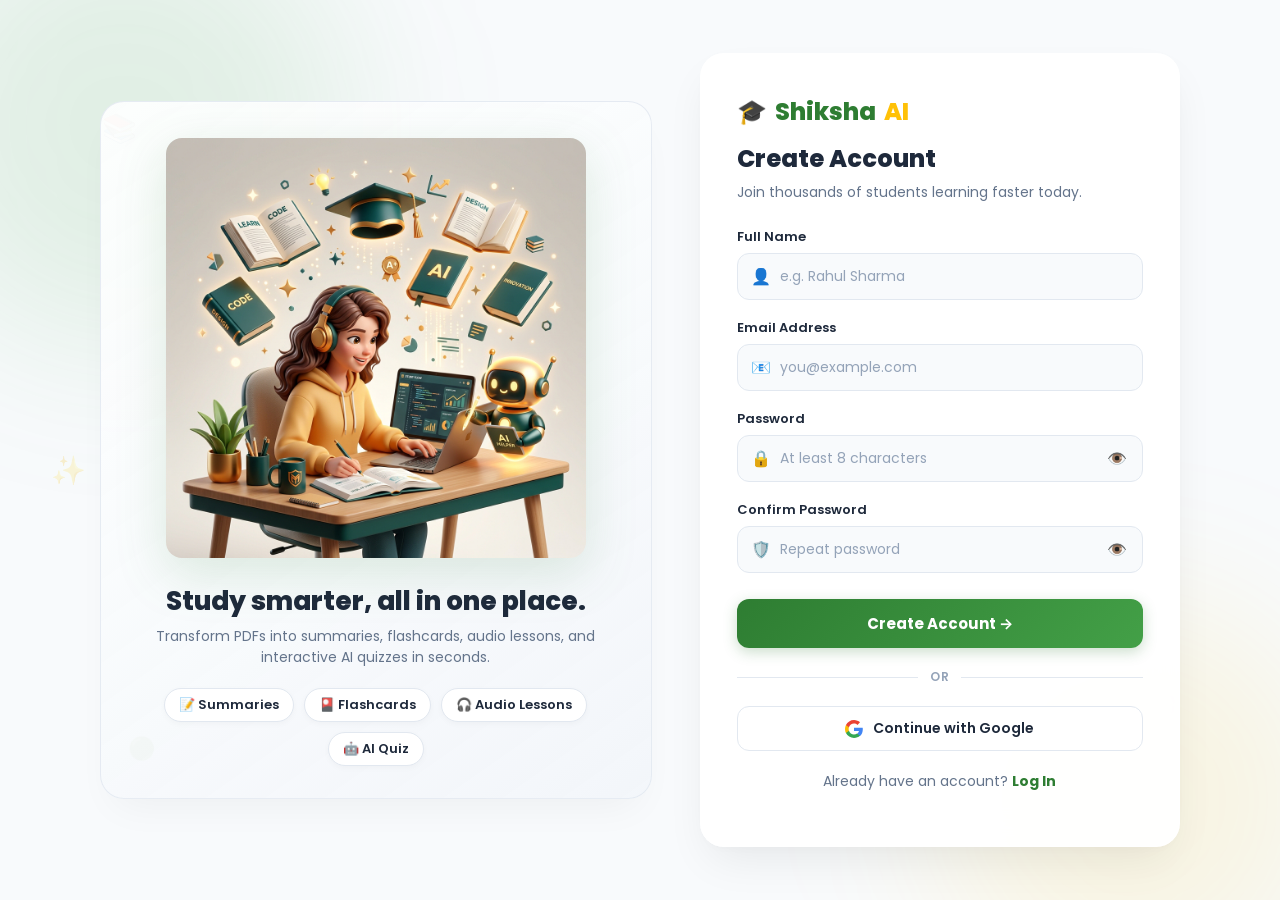
<file: frontend/signup.html>
<!doctype html>
<html lang="en">
<head>
  <meta charset="utf-8">
  <meta name="viewport" content="width=device-width, initial-scale=1">
  <title>Sign Up | ShikshaAI</title>
  <link rel="stylesheet" href="css/style.css">
</head>
<body>
  <div class="auth-page-wrapper">
    <!-- Floating Background Glows & Floating Icons -->
    <div class="auth-bg-glow auth-bg-glow-1"></div>
    <div class="auth-bg-glow auth-bg-glow-2"></div>
    <div class="auth-floating-icon icon-1">📚</div>
    <div class="auth-floating-icon icon-2">🟢</div>
    <div class="auth-floating-icon icon-3">🟡</div>
    <div class="auth-floating-icon icon-4">🎧</div>
    <div class="auth-floating-icon icon-5">✨</div>

    <div class="auth-split-grid">
      <!-- Left Hero Card & Illustration Section -->
      <div class="auth-hero-card">
        <div class="auth-hero-img-box">
          <img src="assets/auth_illustration.png" alt="Shiksha AI Student & Robot Assistant">
        </div>
        <h2>Study smarter, all in one place.</h2>
        <p>Transform PDFs into summaries, flashcards, audio lessons, and interactive AI quizzes in seconds.</p>
        <div class="auth-feature-chips">
          <span class="auth-chip">📝 Summaries</span>
          <span class="auth-chip">🎴 Flashcards</span>
          <span class="auth-chip">🎧 Audio Lessons</span>
          <span class="auth-chip">🤖 AI Quiz</span>
        </div>
      </div>

      <!-- Right Form Card Section -->
      <div class="auth-form-card">
        <div class="auth-header">
          <a class="auth-brand-logo" href="index.html">
            <span>🎓</span> Shiksha<span>AI</span>
          </a>
          <h1>Create Account</h1>
          <p>Join thousands of students learning faster today.</p>
        </div>

        <form id="signupForm" novalidate>
          <div class="auth-field">
            <label for="fullName">Full Name</label>
            <div class="input-icon-wrapper">
              <span class="input-icon">👤</span>
              <input type="text" id="fullName" name="name" required minlength="2" placeholder="e.g. Rahul Sharma">
            </div>
          </div>

          <div class="auth-field">
            <label for="email">Email Address</label>
            <div class="input-icon-wrapper">
              <span class="input-icon">📧</span>
              <input type="email" id="email" name="email" required placeholder="you@example.com">
            </div>
          </div>

          <div class="auth-field">
            <label for="password">Password</label>
            <div class="input-icon-wrapper">
              <span class="input-icon">🔒</span>
              <input type="password" id="password" name="password" required minlength="8" placeholder="At least 8 characters">
              <button type="button" class="toggle-pwd-btn" onclick="togglePassword('password', this)" title="Toggle password visibility">👁️</button>
            </div>
            <!-- Dynamic Password Strength Indicator -->
            <div class="password-strength-container" id="strengthContainer" style="display:none;">
              <div class="password-strength-bar">
                <div class="password-strength-fill" id="strengthFill"></div>
              </div>
              <div class="password-strength-info">
                <span>Password strength</span>
                <span id="strengthText" style="font-weight:700;">Weak</span>
              </div>
            </div>
          </div>

          <div class="auth-field">
            <label for="confirm">Confirm Password</label>
            <div class="input-icon-wrapper">
              <span class="input-icon">🛡️</span>
              <input type="password" id="confirm" name="confirm" required placeholder="Repeat password">
              <button type="button" class="toggle-pwd-btn" onclick="togglePassword('confirm', this)" title="Toggle password visibility">👁️</button>
            </div>
          </div>

          <button type="submit" class="btn-auth-primary" id="signupSubmitBtn">
            <span class="btn-spinner" id="signupSpinner"></span>
            <span id="signupBtnText">Create Account →</span>
          </button>
        </form>

        <div class="auth-divider">
          <span>OR</span>
        </div>

        <button type="button" class="btn-google" onclick="toast('Google sign-in integration coming soon!')">
          <svg width="18" height="18" viewBox="0 0 24 24">
            <path fill="#4285F4" d="M23.745 12.27c0-.7-.06-1.4-.19-2.07H12v4.51h6.6c-.29 1.52-1.14 2.82-2.4 3.68v3.05h3.88c2.27-2.09 3.665-5.17 3.665-9.17z"/>
            <path fill="#34A853" d="M12 24c3.24 0 5.95-1.08 7.93-2.91l-3.88-3.05c-1.08.72-2.45 1.16-4.05 1.16-3.12 0-5.77-2.1-6.72-4.93H1.27v3.15C3.25 21.3 7.31 24 12 24z"/>
            <path fill="#FBBC05" d="M5.28 14.27c-.25-.72-.38-1.49-.38-2.27s.13-1.55.38-2.27V6.58H1.27C.46 8.2 0 10.04 0 12s.46 3.8 1.27 5.42l4.01-3.15z"/>
            <path fill="#EA4335" d="M12 4.75c1.77 0 3.35.61 4.6 1.8l3.42-3.42C17.95 1.19 15.24 0 12 0 7.31 0 3.25 2.7 1.27 6.58l4.01 3.15c.95-2.83 3.6-4.98 6.72-4.98z"/>
          </svg>
          Continue with Google
        </button>

        <p class="auth-footer-link">
          Already have an account? <a href="login.html">Log In</a>
        </p>
      </div>
    </div>
  </div>

  <script src="js/api.js"></script>
  <script src="js/app.js"></script>
  <script>
    const passwordInput = document.querySelector('#password');
    const strengthContainer = document.querySelector('#strengthContainer');
    const strengthFill = document.querySelector('#strengthFill');
    const strengthText = document.querySelector('#strengthText');

    passwordInput.addEventListener('input', () => {
      const val = passwordInput.value;
      if (!val) {
        strengthContainer.style.display = 'none';
        return;
      }
      strengthContainer.style.display = 'block';
      const strength = checkPasswordStrength(val);
      strengthFill.style.width = strength.width;
      strengthFill.style.backgroundColor = strength.color;
      strengthText.textContent = strength.label;
      strengthText.style.color = strength.color;
    });

    const signupForm = document.querySelector('#signupForm');
    const submitBtn = document.querySelector('#signupSubmitBtn');
    const spinner = document.querySelector('#signupSpinner');
    const btnText = document.querySelector('#signupBtnText');

    signupForm.onsubmit = async (event) => {
      event.preventDefault();
      const form = new FormData(signupForm);
      const name = form.get('name')?.trim();
      const email = form.get('email')?.trim();
      const password = form.get('password');
      const confirm = form.get('confirm');

      if (!name || !email || !password) {
        return toast('Please fill in all required fields', 'error');
      }

      if (password !== confirm) {
        return toast('Passwords do not match', 'error');
      }

      if (password.length < 8) {
        return toast('Password must be at least 8 characters long', 'error');
      }

      // Show Spinner Loading State
      spinner.style.display = 'inline-block';
      btnText.textContent = 'Creating Account...';
      submitBtn.disabled = true;

      try {
        await api.post('/signup', { name, email, password });
        toast('Account created successfully! Redirecting to login...');
        setTimeout(() => location.href = 'login.html', 1000);
      } catch (error) {
        toast(error.message || 'Failed to create account', 'error');
        spinner.style.display = 'none';
        btnText.textContent = 'Create Account →';
        submitBtn.disabled = false;
      }
    };
  </script>
</body>
</html>
</file>
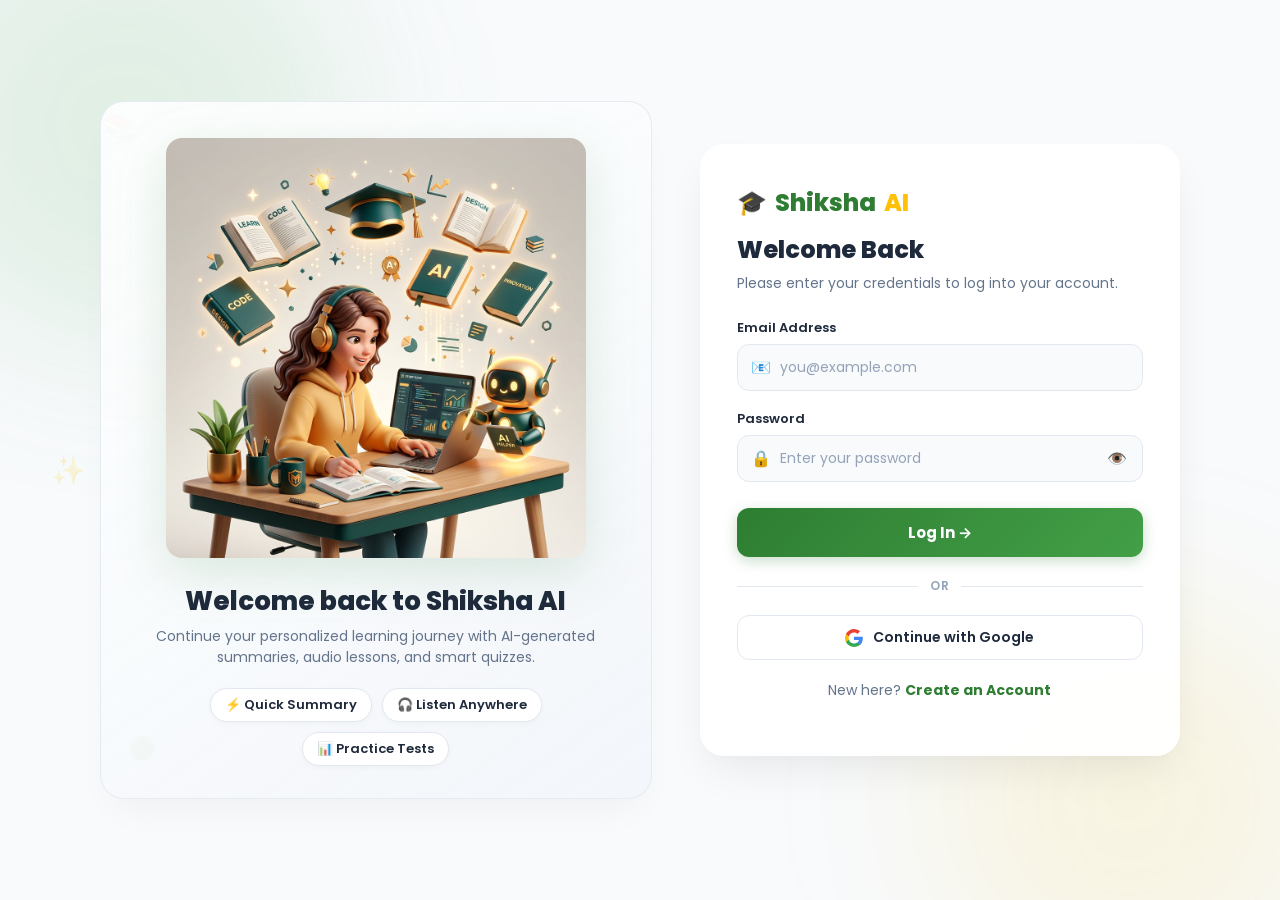
<file: frontend/summary.html>
<!doctype html>
<html>
<head>
  <meta charset="utf-8">
  <meta name="viewport" content="width=device-width,initial-scale=1">
  <title>My Lessons | ShikshaAI</title>
  <link rel="stylesheet" href="css/style.css">
</head>
<body>
  <script src="js/api.js"></script>
  <script src="js/app.js"></script>
  <script>
    requireAuth();
    const id = new URLSearchParams(location.search).get('id');

    shell('summary.html', id ? 'Lesson Summary' : 'My Lessons', `
      <div id="main"></div>
    `);

    function audioCard(a) {
      window.lessonScript = a.script;
      return `
        <article class="card" style="background:#F0FDF4; border-color:#86EFAC;">
          <div style="display:flex; justify-content:space-between; align-items:center; margin-bottom:14px;">
            <div>
              <b style="font-size:16px; color:var(--primary);">🎧 Audio Lesson Prepared</b>
              <div class="muted" style="font-size:13px;" data-speech-status>Ready to play</div>
            </div>
            <span style="font-size:24px;">♫</span>
          </div>
          <div style="display:flex; gap:10px; flex-wrap:wrap;">
            <button class="btn" onclick="playLesson(window.lessonScript, '${a.voice}')">▶ Play</button>
            <button class="btn btn-outline" onclick="pauseLesson()">Pause</button>
            <button class="btn btn-outline" onclick="resumeLesson()">Resume</button>
            <button class="btn btn-outline" onclick="stopLesson()">Stop</button>
          </div>
        </article>
      `;
    }

    async function load() {
      const main = document.querySelector('#main');
      try {
        if (!id) {
          const pdfs = await api.get('/pdfs');
          if (!pdfs.length) {
            main.innerHTML = `
              <div class="card" style="text-align:center; padding:50px;">
                <div style="font-size:48px; margin-bottom:12px;">📚</div>
                <h3>No lessons created yet</h3>
                <p class="muted">Upload your first textbook or PDF to turn it into summaries, flashcards, and audio.</p>
                <a class="btn" href="upload.html" style="margin-top:10px;">Upload PDF Now →</a>
              </div>
            `;
            return;
          }

          const icons = ['📘', '📕', '📗', '📙', '📓'];
          main.innerHTML = `
            <div class="lesson-grid">
              ${pdfs.map((p, i) => `
                <article class="subject-card">
                  <div>
                    <div style="display:flex; justify-content:space-between; align-items:flex-start;">
                      <span style="font-size:32px;">${icons[i % icons.length]}</span>
                      <span class="badge">Medium</span>
                    </div>
                    <h3 style="font-size:17px; margin:14px 0 6px;">${p.title}</h3>
                    <div class="muted" style="font-size:12px; margin-bottom:14px;">
                      ⏱ 45 minutes · Uploaded ${formatDate(p.upload_date)}
                    </div>
                    <div class="progress" style="height:6px; margin-bottom:16px;">
                      <i style="width:65%;"></i>
                    </div>
                  </div>
                  <a class="btn" href="summary.html?id=${p.id}" style="width:100%;">Continue →</a>
                </article>
              `).join('')}
            </div>
          `;
          return;
        }

        const p = await api.get('/pdf/' + id);
        document.querySelector('h1').textContent = p.title;
        window.current = p;

        main.innerHTML = `
          <div style="display:flex; gap:10px; flex-wrap:wrap; margin-bottom:24px;">
            <button class="btn" onclick="copySummary()">📋 Copy Summary</button>
            <button class="btn btn-outline" onclick="downloadSummary()">💾 Download Notes</button>
            <a class="btn btn-outline" href="flashcards.html?id=${id}">▣ Flashcards</a>
            <a class="btn btn-outline" href="quiz.html?id=${id}">? Take Quiz</a>
          </div>

          <article class="card" style="margin-bottom:18px;">
            <div style="display:flex; justify-content:space-between; align-items:center; margin-bottom:10px;">
              <h3 style="margin:0; font-size:18px;">✨ Short Summary</h3>
              <span class="badge badge-gold">Key Overview</span>
            </div>
            <p style="line-height:1.8; color:var(--text); margin:0;">${p.summary.short_summary}</p>
          </article>

          <article class="card" style="margin-bottom:18px;">
            <h3 style="margin:0 0 12px; font-size:18px;">📖 Detailed Notes</h3>
            <p style="line-height:1.85; color:var(--text); white-space:pre-wrap; margin:0;">${p.summary.detailed_summary}</p>
          </article>

          <article class="card" style="margin-bottom:18px;">
            <h3 style="margin:0 0 12px; font-size:18px;">📌 Important Concepts</h3>
            <ul style="padding-left:20px; line-height:1.8; color:var(--text); margin:0 0 16px;">
              ${p.summary.bullet_notes.map(x => `<li>${x}</li>`).join('')}
            </ul>
            <div style="font-size:13px;">
              <b>Keywords:</b> <span class="muted">${p.summary.keywords.join(', ')}</span>
            </div>
          </article>

          <div>
            ${p.audio_lesson ? audioCard(p.audio_lesson) : `
              <div class="card" style="display:flex; justify-content:space-between; align-items:center;">
                <div>
                  <h4 style="margin:0 0 4px;">🎧 Generate Audio Lesson</h4>
                  <p class="muted" style="margin:0; font-size:13px;">Listen to your textbook notes anywhere on the go.</p>
                </div>
                <button class="btn btn-accent" onclick="generateAudio()">Generate Audio →</button>
              </div>
            `}
          </div>
        `;
      } catch (e) {
        toast(e.message, 'error');
      }
    }

    async function generateAudio() {
      try {
        await api.post('/generate-audio', { pdf_id: id, voice: 'female' });
        toast('Audio lesson is ready!');
        load();
      } catch (e) {
        toast(e.message, 'error');
      }
    }

    function copySummary() {
      navigator.clipboard.writeText(current.summary.detailed_summary);
      toast('Summary copied to clipboard!');
    }

    function downloadSummary() {
      const a = document.createElement('a');
      a.href = URL.createObjectURL(new Blob([current.summary.detailed_summary], { type: 'text/plain' }));
      a.download = `${current.title}-notes.txt`;
      a.click();
    }

    load();
  </script>
</body>
</html>
</file>
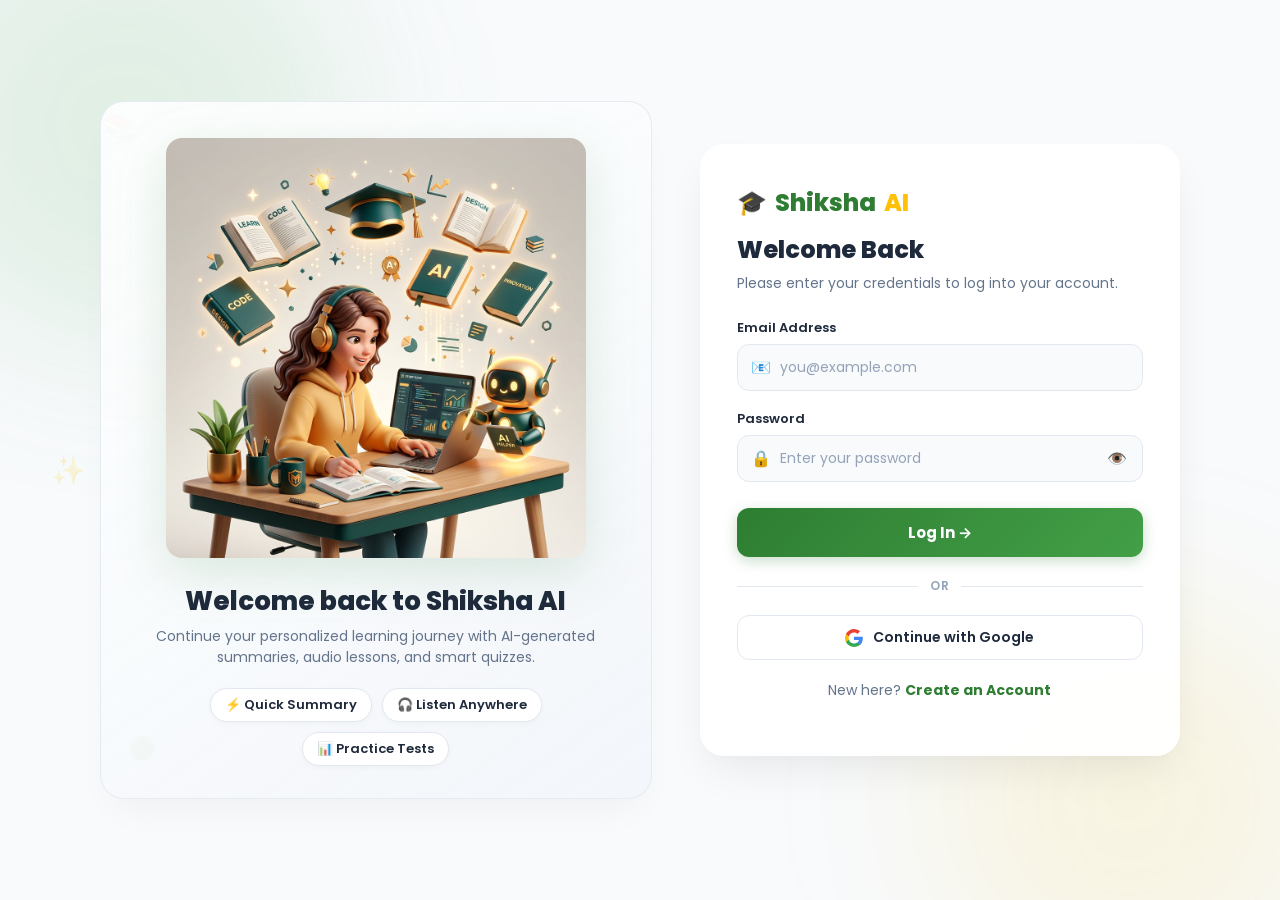
<file: frontend/upload.html>
<!doctype html>
<html>
<head>
  <meta charset="utf-8">
  <meta name="viewport" content="width=device-width,initial-scale=1">
  <title>Upload PDF | ShikshaAI</title>
  <link rel="stylesheet" href="css/style.css">
</head>
<body>
  <script src="js/api.js"></script>
  <script src="js/app.js"></script>
  <script>
    requireAuth();
    shell('upload.html', 'Upload Study Material', `
      <div class="upload-wrapper">
        <div class="card">
          <div class="upload-zone" id="zone">
            <input id="file" type="file" accept="application/pdf">
            <div class="upload-illustration">☁️ 📄</div>
            <strong style="font-size:20px; color:var(--text); display:block; margin-bottom:6px;">
              Drag & Drop your PDF here
            </strong>
            <p class="muted" style="font-size:14px; margin:0 0 20px;">
              Upload textbooks, lecture notes, or syllabus (up to 50 MB)
            </p>
            <button class="btn" type="button">Browse Files</button>
          </div>

          <div class="upload-progress" id="up" style="display:none; margin-top:24px;">
            <div style="display:flex; justify-content:space-between; margin-bottom:8px;">
              <span id="uploadText" style="font-size:14px; font-weight:600;">Processing PDF content…</span>
              <span id="pctText" style="font-size:14px; color:var(--primary); font-weight:700;">55%</span>
            </div>
            <div class="progress" style="height:10px;">
              <i id="bar" style="width:55%"></i>
            </div>
          </div>
        </div>
      </div>
    `);

    const zone = document.querySelector('#zone');
    const file = document.querySelector('#file');
    const up = document.querySelector('#up');
    const bar = document.querySelector('#bar');
    const uploadText = document.querySelector('#uploadText');
    const pctText = document.querySelector('#pctText');

    zone.onclick = () => file.click();

    ['dragenter', 'dragover'].forEach(x => zone.addEventListener(x, e => {
      e.preventDefault();
      zone.classList.add('drag');
    }));

    ['dragleave', 'drop'].forEach(x => zone.addEventListener(x, e => {
      e.preventDefault();
      zone.classList.remove('drag');
    }));

    zone.ondrop = e => upload(e.dataTransfer.files[0]);
    file.onchange = () => upload(file.files[0]);

    async function upload(f) {
      if (!f) return;
      if (f.type !== 'application/pdf') return toast('Please choose a PDF file', 'error');
      if (f.size > 50 * 1024 * 1024) return toast('PDF must be smaller than 50 MB', 'error');

      up.style.display = 'block';
      bar.style.width = '55%';
      pctText.textContent = '55%';

      try {
        const fd = new FormData();
        fd.append('file', f);
        const d = await api.post('/upload', fd, true);

        bar.style.width = '100%';
        pctText.textContent = '100%';
        uploadText.textContent = 'PDF processed successfully!';
        toast('Your lesson is ready!');
        setTimeout(() => location = `summary.html?id=${d.id}`, 700);
      } catch (e) {
        up.style.display = 'none';
        toast(e.message, 'error');
      }
    }
  </script>
</body>
</html>
</file>
<file: frontend/css/style.css>
@import url('https://fonts.googleapis.com/css2?family=Poppins:wght@400;500;600;700;800&family=Inter:wght@400;500;600;700&display=swap');

:root {
  --primary: #2E7D32;
  --primary-light: #43A047;
  --primary-gradient: linear-gradient(135deg, #2E7D32 0%, #43A047 100%);
  --secondary: #43A047;
  --accent: #FFC107;
  --accent-light: #FFF8E1;
  --bg: #F8FAFC;
  --card-bg: #FFFFFF;
  --text: #1E293B;
  --muted: #64748B;
  --line: #E2E8F0;
  --white: #FFFFFF;
  --shadow-sm: 0 4px 6px -1px rgba(0, 0, 0, 0.05), 0 2px 4px -1px rgba(0, 0, 0, 0.03);
  --shadow-md: 0 10px 25px -5px rgba(46, 125, 50, 0.08), 0 8px 10px -6px rgba(0, 0, 0, 0.04);
  --shadow-lg: 0 20px 35px -10px rgba(46, 125, 50, 0.15);
  --radius-sm: 10px;
  --radius-md: 16px;
  --radius-lg: 24px;
}

* {
  box-sizing: border-box;
  transition: background-color 0.2s ease, border-color 0.2s ease, transform 0.2s ease, box-shadow 0.2s ease;
}

html {
  scroll-behavior: smooth;
}

body {
  margin: 0;
  background-color: var(--bg);
  background-image: 
    radial-gradient(circle at 75% 15%, rgba(67, 160, 71, 0.12) 0%, rgba(255, 193, 7, 0.06) 35%, transparent 65%),
    radial-gradient(#CBD5E1 1px, transparent 1px);
  background-size: 100% 100%, 24px 24px;
  color: var(--text);
  font-family: 'Poppins', 'Inter', -apple-system, BlinkMacSystemFont, sans-serif;
  -webkit-font-smoothing: antialiased;
  position: relative;
  overflow-x: hidden;
}

a {
  text-decoration: none;
  color: inherit;
}

/* Container */
.container {
  width: min(1180px, calc(100% - 40px));
  margin: auto;
}

/* Typography & Badges */
.eyebrow {
  color: var(--primary);
  font-weight: 700;
  text-transform: uppercase;
  font-size: 12px;
  letter-spacing: 1.2px;
}

.badge {
  display: inline-flex;
  align-items: center;
  gap: 5px;
  padding: 4px 10px;
  border-radius: 20px;
  font-size: 12px;
  font-weight: 600;
  background: #E8F5E9;
  color: var(--primary);
}
.badge-gold {
  background: var(--accent-light);
  color: #B45309;
}
.badge-blue {
  background: #E0F2FE;
  color: #0369A1;
}

/* Buttons */
.btn {
  border: 0;
  border-radius: var(--radius-sm);
  background: var(--primary-gradient);
  color: white;
  padding: 11px 22px;
  font: 600 14px 'Poppins', sans-serif;
  cursor: pointer;
  display: inline-flex;
  align-items: center;
  justify-content: center;
  gap: 8px;
  box-shadow: 0 4px 12px rgba(46, 125, 50, 0.2);
}
.btn:hover {
  transform: translateY(-2px) scale(1.02);
  box-shadow: 0 6px 18px rgba(46, 125, 50, 0.3);
}
.btn:active {
  transform: translateY(0) scale(1);
}
.btn-outline {
  background: white;
  border: 1.5px solid var(--primary);
  color: var(--primary);
  box-shadow: none;
}
.btn-outline:hover {
  background: #F0FDF4;
  transform: translateY(-2px);
}
.btn-accent {
  background: linear-gradient(135deg, #FFC107 0%, #FF9800 100%);
  color: #382400;
  box-shadow: 0 4px 12px rgba(255, 193, 7, 0.3);
}

/* App Layout & Sidebar */
.app {
  display: grid;
  grid-template-columns: 260px 1fr;
  min-height: 100vh;
}

.sidebar {
  background: linear-gradient(180deg, #1B3820 0%, #112414 100%);
  color: #E2E8F0;
  padding: 28px 18px;
  display: flex;
  flex-direction: column;
  box-shadow: 4px 0 25px rgba(0, 0, 0, 0.05);
}

.sidebar .brand {
  font-size: 24px;
  font-weight: 800;
  color: white;
  margin: 0 12px 32px;
  display: flex;
  align-items: center;
  gap: 6px;
}
.sidebar .brand span {
  color: var(--accent);
}

.menu {
  display: flex;
  flex-direction: column;
  gap: 6px;
  flex: 1;
}

.menu a {
  display: flex;
  align-items: center;
  gap: 12px;
  padding: 12px 16px;
  border-radius: var(--radius-sm);
  color: #CBD5E1;
  font-weight: 500;
  font-size: 14px;
  position: relative;
}

.menu a:hover {
  background: rgba(255, 255, 255, 0.08);
  color: white;
  transform: translateX(4px);
}

.menu a.active {
  background: var(--primary-gradient);
  color: white;
  font-weight: 600;
  box-shadow: 0 4px 15px rgba(0, 0, 0, 0.2);
}
.menu a.active::before {
  content: '';
  position: absolute;
  left: -18px;
  top: 50%;
  transform: translateY(-50%);
  width: 4px;
  height: 22px;
  background: var(--accent);
  border-radius: 0 4px 4px 0;
}

.content {
  padding: 35px 40px;
  max-width: 1440px;
  width: 100%;
}

.topbar {
  display: flex;
  align-items: center;
  justify-content: space-between;
  margin-bottom: 28px;
}
.topbar h1 {
  font-size: 26px;
  font-weight: 700;
  margin: 0;
  color: var(--text);
}
.topbar-meta {
  display: flex;
  align-items: center;
  gap: 14px;
}
.topbar-user {
  display: flex;
  align-items: center;
  gap: 10px;
  background: white;
  padding: 6px 14px 6px 8px;
  border-radius: 30px;
  box-shadow: var(--shadow-sm);
  border: 1px solid var(--line);
}
.avatar {
  width: 36px;
  height: 36px;
  border-radius: 50%;
  background: var(--primary-gradient);
  color: white;
  display: grid;
  place-items: center;
  font-size: 16px;
  font-weight: 700;
}

/* Cards */
.card {
  background: var(--card-bg);
  border: 1px solid var(--line);
  border-radius: var(--radius-md);
  padding: 24px;
  box-shadow: var(--shadow-sm);
}
.card:hover {
  box-shadow: var(--shadow-md);
}

/* Progress Bars */
.progress {
  height: 10px;
  background: #E2E8F0;
  border-radius: 10px;
  overflow: hidden;
  position: relative;
}
.progress i {
  display: block;
  height: 100%;
  background: var(--primary-gradient);
  border-radius: inherit;
  transition: width 0.6s cubic-bezier(0.4, 0, 0.2, 1);
}

/* Hero Banner */
.dash-hero {
  background: linear-gradient(135deg, #1B3820 0%, #2E7D32 100%);
  color: white;
  border-radius: var(--radius-lg);
  padding: 30px 35px;
  margin-bottom: 28px;
  display: flex;
  justify-content: space-between;
  align-items: center;
  box-shadow: var(--shadow-md);
  position: relative;
  overflow: hidden;
}
.dash-hero::after {
  content: '🎓';
  position: absolute;
  right: 25px;
  top: -10px;
  font-size: 120px;
  opacity: 0.12;
  pointer-events: none;
}
.dash-hero h2 {
  margin: 0 0 8px;
  font-size: 26px;
}
.dash-hero p {
  margin: 0;
  opacity: 0.9;
  font-size: 15px;
}

/* Gamified Stat Cards */
.stat-grid {
  display: grid;
  grid-template-columns: repeat(4, 1fr);
  gap: 20px;
  margin-bottom: 28px;
}

.stat-card {
  background: white;
  border: 1px solid var(--line);
  border-radius: var(--radius-md);
  padding: 20px;
  position: relative;
  overflow: hidden;
  box-shadow: var(--shadow-sm);
}
.stat-card:hover {
  transform: translateY(-4px);
  box-shadow: var(--shadow-md);
}
.stat-card .stat-icon {
  width: 46px;
  height: 46px;
  border-radius: 12px;
  display: grid;
  place-items: center;
  font-size: 22px;
  margin-bottom: 14px;
}
.stat-card.c-green .stat-icon { background: #E8F5E9; color: #2E7D32; }
.stat-card.c-purple .stat-icon { background: #F3E8FF; color: #9333EA; }
.stat-card.c-blue .stat-icon { background: #E0F2FE; color: #0284C7; }
.stat-card.c-orange .stat-icon { background: #FFEDD5; color: #EA580C; }

.stat-card b {
  font-size: 28px;
  font-weight: 700;
  display: block;
  color: var(--text);
  margin: 4px 0 10px;
}
.stat-card .trend {
  font-size: 12px;
  font-weight: 600;
  color: var(--primary);
  display: flex;
  align-items: center;
  gap: 4px;
  margin-top: 10px;
}

/* Two Column Layout */
.two-col {
  display: grid;
  grid-template-columns: 1.3fr 0.7fr;
  gap: 24px;
}

/* Quick Actions */
.quick-grid {
  display: grid;
  grid-template-columns: 1fr 1fr;
  gap: 14px;
  margin-top: 16px;
}
.quick-card {
  padding: 16px;
  background: #F8FAFC;
  border: 1px solid var(--line);
  border-radius: var(--radius-sm);
  color: var(--text);
  font-weight: 600;
  display: flex;
  align-items: center;
  gap: 10px;
}
.quick-card:hover {
  background: #E8F5E9;
  border-color: var(--primary-light);
  color: var(--primary);
  transform: translateY(-2px);
}

/* Upload Zone */
.upload-wrapper {
  max-width: 750px;
  margin: 20px auto;
}
.upload-zone {
  background: white;
  border: 2px dashed #A7F3D0;
  border-radius: var(--radius-lg);
  padding: 70px 30px;
  text-align: center;
  cursor: pointer;
  position: relative;
  box-shadow: var(--shadow-sm);
}
.upload-zone:hover, .upload-zone.drag {
  background: #F0FDF4;
  border-color: var(--primary);
  transform: scale(1.01);
}
.upload-zone input {
  display: none;
}
.upload-illustration {
  font-size: 64px;
  margin-bottom: 16px;
  animation: float 3s ease-in-out infinite;
}
@keyframes float {
  0%, 100% { transform: translateY(0); }
  50% { transform: translateY(-10px); }
}

/* Lessons Cards */
.lesson-grid {
  display: grid;
  grid-template-columns: repeat(auto-fill, minmax(320px, 1fr));
  gap: 20px;
}
.subject-card {
  background: white;
  border: 1px solid var(--line);
  border-radius: var(--radius-md);
  padding: 22px;
  display: flex;
  flex-direction: column;
  justify-content: space-between;
  box-shadow: var(--shadow-sm);
}
.subject-card:hover {
  transform: translateY(-4px);
  box-shadow: var(--shadow-md);
}

/* Spotify Style Audio Player */
.music-player {
  background: linear-gradient(145deg, #1E293B 0%, #0F172A 100%);
  color: white;
  border-radius: var(--radius-lg);
  padding: 28px;
  box-shadow: var(--shadow-lg);
  margin-bottom: 24px;
}
.music-info {
  display: flex;
  align-items: center;
  gap: 20px;
  margin-bottom: 20px;
}
.music-cover {
  width: 64px;
  height: 64px;
  border-radius: 14px;
  background: var(--primary-gradient);
  display: grid;
  place-items: center;
  font-size: 30px;
  box-shadow: 0 8px 20px rgba(46, 125, 50, 0.4);
}
.music-controls {
  display: flex;
  align-items: center;
  justify-content: center;
  gap: 18px;
  margin: 15px 0;
}
.ctrl-btn {
  background: rgba(255, 255, 255, 0.1);
  border: 0;
  color: white;
  width: 44px;
  height: 44px;
  border-radius: 50%;
  cursor: pointer;
  display: grid;
  place-items: center;
  font-size: 18px;
}
.ctrl-btn:hover {
  background: rgba(255, 255, 255, 0.25);
  transform: scale(1.08);
}
.ctrl-btn.play-btn {
  width: 56px;
  height: 56px;
  background: var(--primary-gradient);
  font-size: 22px;
  box-shadow: 0 4px 15px rgba(67, 160, 71, 0.4);
}

/* 3D Flashcard */
.flashcard {
  max-width: 620px;
  margin: 35px auto;
  perspective: 1000px;
}
.flashcard-inner {
  min-height: 320px;
  position: relative;
  transition: transform 0.6s cubic-bezier(0.4, 0, 0.2, 1);
  transform-style: preserve-3d;
  cursor: pointer;
  border-radius: var(--radius-lg);
  box-shadow: var(--shadow-lg);
}
.flashcard.flip .flashcard-inner {
  transform: rotateY(180deg);
}
.flash-face {
  position: absolute;
  inset: 0;
  padding: 45px 35px;
  border-radius: var(--radius-lg);
  backface-visibility: hidden;
  display: flex;
  flex-direction: column;
  align-items: center;
  justify-content: center;
  text-align: center;
  background: white;
  border: 1px solid var(--line);
  font-size: 22px;
  font-weight: 600;
  color: var(--text);
}
.flash-back {
  transform: rotateY(180deg);
  background: linear-gradient(135deg, #F0FDF4 0%, #DCFCE7 100%);
  color: var(--primary);
  border-color: #86EFAC;
}

/* Floating AI Assistant Drawer */
.ai-fab {
  position: fixed;
  right: 30px;
  bottom: 30px;
  z-index: 99;
  background: var(--primary-gradient);
  color: white;
  padding: 14px 22px;
  border-radius: 40px;
  border: 0;
  font-weight: 600;
  font-size: 15px;
  cursor: pointer;
  box-shadow: 0 8px 25px rgba(46, 125, 50, 0.35);
  display: flex;
  align-items: center;
  gap: 10px;
}
.ai-fab:hover {
  transform: translateY(-4px) scale(1.04);
}

.ai-drawer {
  position: fixed;
  right: 30px;
  bottom: 95px;
  width: 370px;
  max-width: calc(100vw - 40px);
  height: 480px;
  background: white;
  border-radius: var(--radius-lg);
  box-shadow: 0 15px 40px rgba(0, 0, 0, 0.18);
  border: 1px solid var(--line);
  z-index: 999;
  display: flex;
  flex-direction: column;
  overflow: hidden;
  transform: translateY(20px) scale(0.95);
  opacity: 0;
  pointer-events: none;
  transition: all 0.25s cubic-bezier(0.4, 0, 0.2, 1);
}
.ai-drawer.open {
  transform: translateY(0) scale(1);
  opacity: 1;
  pointer-events: all;
}
.ai-header {
  background: var(--primary-gradient);
  color: white;
  padding: 16px 20px;
  display: flex;
  justify-content: space-between;
  align-items: center;
}
.ai-body {
  flex: 1;
  padding: 18px;
  overflow-y: auto;
  display: flex;
  flex-direction: flex-start;
  flex-direction: column;
  gap: 12px;
  background: #F8FAFC;
}
.ai-msg {
  max-width: 85%;
  padding: 10px 14px;
  border-radius: 14px;
  font-size: 13px;
  line-height: 1.5;
}
.ai-msg.bot {
  background: white;
  border: 1px solid var(--line);
  align-self: flex-start;
}
.ai-msg.user {
  background: var(--primary);
  color: white;
  align-self: flex-end;
}
.ai-footer {
  padding: 12px;
  background: white;
  border-top: 1px solid var(--line);
  display: flex;
  gap: 8px;
}
.ai-footer input {
  flex: 1;
  padding: 10px 14px;
  border: 1px solid var(--line);
  border-radius: 20px;
  font-size: 13px;
  outline: none;
}

/* Toast */
.toast {
  position: fixed;
  right: 25px;
  bottom: 25px;
  z-index: 9999;
  padding: 14px 20px;
  background: #1E293B;
  color: white;
  border-radius: var(--radius-sm);
  box-shadow: var(--shadow-lg);
  transform: translateY(100px);
  opacity: 0;
  transition: all 0.3s ease;
}
.toast.show {
  transform: translateY(0);
  opacity: 1;
}

/* Responsive */
@media (max-width: 900px) {
  .app { grid-template-columns: 1fr; }
  .sidebar { padding: 18px; }
  .menu { flex-direction: row; overflow-x: auto; }
  .stat-grid { grid-template-columns: 1fr 1fr; }
  .two-col { grid-template-columns: 1fr; }
}

/* ==========================================================================
   LANDING PAGE REDESIGN STYLES (ShikshaAI Premium UI/UX)
   ========================================================================== */

/* Ambient Floating Background Orbs */
.bg-orb {
  position: absolute;
  border-radius: 50%;
  filter: blur(70px);
  pointer-events: none;
  z-index: 0;
}
.bg-orb-green {
  width: 380px;
  height: 380px;
  background: rgba(46, 125, 50, 0.08);
  top: -60px;
  left: -80px;
}
.bg-orb-blue {
  width: 420px;
  height: 420px;
  background: rgba(2, 132, 199, 0.07);
  top: 350px;
  right: -100px;
}
.bg-orb-gold {
  width: 320px;
  height: 320px;
  background: rgba(255, 193, 7, 0.08);
  top: 950px;
  left: 5%;
}

/* Glassmorphic Navbar */
.nav {
  position: sticky;
  top: 0;
  z-index: 1000;
  background: rgba(255, 255, 255, 0.88);
  backdrop-filter: blur(14px);
  -webkit-backdrop-filter: blur(14px);
  border-bottom: 1px solid rgba(226, 232, 240, 0.8);
  padding: 14px 0;
  transition: all 0.3s cubic-bezier(0.4, 0, 0.2, 1);
  box-shadow: 0 4px 20px rgba(0, 0, 0, 0.03);
}
.nav .container {
  display: flex;
  justify-content: space-between;
  align-items: center;
  width: min(1200px, calc(100% - 40px));
}
.nav .brand {
  font-size: 26px;
  font-weight: 800;
  color: var(--text);
  display: flex;
  align-items: center;
  gap: 6px;
  letter-spacing: -0.5px;
}
.nav .brand span {
  color: var(--primary);
}
.nav-links {
  display: flex;
  align-items: center;
  gap: 32px;
}
.nav-links a:not(.btn) {
  font-weight: 500;
  font-size: 15px;
  color: #334155;
  position: relative;
  padding: 6px 2px;
  transition: color 0.2s ease;
}
.nav-links a:not(.btn)::after {
  content: '';
  position: absolute;
  bottom: 0;
  left: 0;
  width: 0;
  height: 2.5px;
  background: var(--primary-gradient);
  border-radius: 2px;
  transition: width 0.25s cubic-bezier(0.4, 0, 0.2, 1);
}
.nav-links a:not(.btn):hover {
  color: var(--primary);
}
.nav-links a:not(.btn):hover::after {
  width: 100%;
}
.nav .btn-signup {
  padding: 10px 22px;
  border-radius: 12px;
  font-weight: 600;
  font-size: 14px;
}

/* Landing Page Hero Section */
.hero-landing {
  display: grid;
  grid-template-columns: 1.05fr 0.95fr;
  gap: 40px;
  align-items: center;
  padding: 55px 0 80px;
  position: relative;
  z-index: 1;
}
.hero-content {
  max-width: 580px;
}
.eyebrow-pill {
  display: inline-flex;
  align-items: center;
  gap: 8px;
  padding: 6px 14px;
  border-radius: 30px;
  background: rgba(46, 125, 50, 0.08);
  border: 1px solid rgba(46, 125, 50, 0.15);
  color: var(--primary);
  font-size: 13px;
  font-weight: 600;
  margin-bottom: 18px;
}
.hero-content h1 {
  font-size: 46px;
  font-weight: 800;
  line-height: 1.18;
  letter-spacing: -1px;
  color: #0F172A;
  margin: 0 0 20px;
}
.hero-content h1 .highlight-brand {
  background: linear-gradient(135deg, #2E7D32 0%, #43A047 100%);
  -webkit-background-clip: text;
  -webkit-text-fill-color: transparent;
  display: inline;
}
.hero-content p {
  font-size: 18px;
  line-height: 1.6;
  color: #475569;
  margin: 0 0 32px;
}
.hero-actions {
  display: flex;
  align-items: center;
  gap: 16px;
  flex-wrap: wrap;
}
.hero-actions .btn {
  padding: 14px 28px;
  font-size: 16px;
  font-weight: 600;
  border-radius: 12px;
  display: inline-flex;
  align-items: center;
  gap: 10px;
}

/* Hero 3D Illustration Container */
.hero-visual-3d {
  position: relative;
  display: flex;
  justify-content: center;
  align-items: center;
}
.hero-img-wrapper {
  position: relative;
  width: 100%;
  max-width: 480px;
  border-radius: var(--radius-lg);
  padding: 16px;
  background: radial-gradient(circle at 50% 50%, rgba(67, 160, 71, 0.14) 0%, rgba(255, 193, 7, 0.05) 50%, transparent 75%);
  animation: float3D 5.5s ease-in-out infinite;
}
@keyframes float3D {
  0%, 100% { transform: translateY(0) rotate(0deg); }
  50% { transform: translateY(-12px) rotate(0.8deg); }
}
.hero-3d-img {
  width: 100%;
  height: auto;
  border-radius: 20px;
  display: block;
  filter: drop-shadow(0 20px 35px rgba(46, 125, 50, 0.16));
  border: 1px solid rgba(255, 255, 255, 0.8);
}
.hero-float-card {
  position: absolute;
  background: rgba(255, 255, 255, 0.94);
  backdrop-filter: blur(12px);
  -webkit-backdrop-filter: blur(12px);
  border: 1px solid rgba(226, 232, 240, 0.9);
  border-radius: 16px;
  padding: 14px 18px;
  box-shadow: 0 14px 35px rgba(0, 0, 0, 0.1);
  z-index: 3;
  animation: floatSubtle 4s ease-in-out infinite alternate;
}
.hero-float-card.top-left {
  top: -15px;
  left: -20px;
}
.hero-float-card.bottom-right {
  bottom: -20px;
  right: -15px;
}
@keyframes floatSubtle {
  0% { transform: translateY(0); }
  100% { transform: translateY(-8px); }
}

/* AI Workflow Visual Diagram Section */
.workflow-section {
  padding: 75px 0;
  position: relative;
  z-index: 1;
}
.section-head-centered {
  text-align: center;
  max-width: 640px;
  margin: 0 auto 45px;
}
.section-head-centered h2 {
  font-size: 34px;
  font-weight: 800;
  color: #0F172A;
  margin: 10px 0;
  letter-spacing: -0.5px;
}
.section-head-centered p {
  color: #64748B;
  font-size: 16px;
  margin: 0;
}
.workflow-diagram {
  display: flex;
  align-items: center;
  justify-content: center;
  gap: 16px;
  background: white;
  border: 1px solid var(--line);
  border-radius: var(--radius-lg);
  padding: 40px 30px;
  box-shadow: var(--shadow-md);
  flex-wrap: wrap;
  position: relative;
}
.wf-step {
  background: #F8FAFC;
  border: 1.5px solid var(--line);
  border-radius: var(--radius-md);
  padding: 22px 24px;
  text-align: center;
  min-width: 200px;
  transition: all 0.3s ease;
  position: relative;
}
.wf-step:hover {
  transform: translateY(-5px);
  border-color: var(--primary-light);
  box-shadow: 0 10px 25px rgba(46, 125, 50, 0.12);
  background: #F0FDF4;
}
.wf-step .wf-icon {
  font-size: 36px;
  margin-bottom: 12px;
  display: block;
}
.wf-step h3 {
  margin: 0 0 6px;
  font-size: 17px;
  color: #0F172A;
}
.wf-step p {
  margin: 0;
  font-size: 13px;
  color: #64748B;
}
.wf-arrow-connector {
  font-size: 26px;
  color: var(--primary);
  font-weight: 800;
  opacity: 0.75;
  animation: arrowPulse 2s ease-in-out infinite;
}
@keyframes arrowPulse {
  0%, 100% { opacity: 0.4; transform: translateX(0); }
  50% { opacity: 1; transform: translateX(4px); }
}
.wf-output-box {
  display: grid;
  grid-template-columns: 1fr 1fr;
  gap: 10px;
  background: #F0FDF4;
  border: 1.5px dashed #86EFAC;
  border-radius: var(--radius-md);
  padding: 16px;
  min-width: 280px;
}
.wf-out-pill {
  display: flex;
  align-items: center;
  gap: 8px;
  background: white;
  padding: 10px 14px;
  border-radius: 10px;
  font-size: 13px;
  font-weight: 600;
  color: var(--primary);
  box-shadow: 0 2px 6px rgba(0, 0, 0, 0.04);
}

/* Feature Cards Grid Section */
.features-section {
  padding: 70px 0;
  position: relative;
  z-index: 1;
}
.feature-cards-grid {
  display: grid;
  grid-template-columns: repeat(auto-fit, minmax(270px, 1fr));
  gap: 24px;
  margin-top: 40px;
}
.feature-card-item {
  background: white;
  border: 1.5px solid var(--line);
  border-radius: var(--radius-md);
  padding: 28px;
  box-shadow: var(--shadow-sm);
  transition: all 0.3s cubic-bezier(0.4, 0, 0.2, 1);
  display: flex;
  flex-direction: column;
  position: relative;
  overflow: hidden;
}
.feature-card-item::before {
  content: '';
  position: absolute;
  top: 0;
  left: 0;
  right: 0;
  height: 4px;
  background: var(--primary-gradient);
  opacity: 0;
  transition: opacity 0.3s ease;
}
.feature-card-item:hover {
  transform: translateY(-8px);
  box-shadow: var(--shadow-md);
  border-color: #CBD5E1;
}
.feature-card-item:hover::before {
  opacity: 1;
}
.feat-icon-badge {
  width: 52px;
  height: 52px;
  border-radius: 14px;
  background: #E8F5E9;
  color: var(--primary);
  display: grid;
  place-items: center;
  font-size: 24px;
  margin-bottom: 20px;
}
.feature-card-item h3 {
  margin: 0 0 6px;
  font-size: 20px;
  color: #0F172A;
  font-weight: 700;
}
.feat-subtitle {
  font-size: 13px;
  font-weight: 600;
  color: var(--primary);
  margin-bottom: 14px;
}
.feat-divider {
  border: 0;
  height: 1px;
  background: var(--line);
  margin: 12px 0 16px;
}
.feature-card-item p {
  margin: 0;
  font-size: 14px;
  line-height: 1.55;
  color: #64748B;
}

/* Statistics Banner Section */
.stats-banner-section {
  padding: 50px 0;
  position: relative;
  z-index: 1;
}
.stats-banner-card {
  background: linear-gradient(135deg, #1B3820 0%, #2E7D32 100%);
  color: white;
  border-radius: var(--radius-lg);
  padding: 50px 40px;
  box-shadow: var(--shadow-lg);
  position: relative;
  overflow: hidden;
}
.stats-banner-card::after {
  content: '';
  position: absolute;
  top: -50%;
  right: -20%;
  width: 450px;
  height: 450px;
  background: radial-gradient(circle, rgba(255, 193, 7, 0.18) 0%, transparent 60%);
  pointer-events: none;
}
.stats-grid-container {
  display: grid;
  grid-template-columns: repeat(4, 1fr);
  gap: 24px;
  text-align: center;
  position: relative;
  z-index: 2;
}
.stat-item-box {
  padding: 10px;
  border-right: 1px solid rgba(255, 255, 255, 0.12);
}
.stat-item-box:last-child {
  border-right: 0;
}
.stat-item-box .stat-emoji {
  font-size: 34px;
  margin-bottom: 8px;
  display: block;
}
.stat-item-box .stat-val {
  font-size: 40px;
  font-weight: 800;
  color: var(--accent);
  margin-bottom: 4px;
  line-height: 1;
  letter-spacing: -0.5px;
}
.stat-item-box .stat-lbl {
  font-size: 14px;
  opacity: 0.9;
  font-weight: 500;
  letter-spacing: 0.3px;
}

/* Testimonials Section */
.testimonials-section {
  padding: 70px 0;
  position: relative;
  z-index: 1;
}
.testimonial-cards-grid {
  display: grid;
  grid-template-columns: repeat(auto-fit, minmax(300px, 1fr));
  gap: 24px;
  margin-top: 40px;
}
.testimonial-card-item {
  background: white;
  border: 1.5px solid var(--line);
  border-radius: var(--radius-md);
  padding: 30px;
  box-shadow: var(--shadow-sm);
  transition: all 0.3s ease;
  display: flex;
  flex-direction: column;
  justify-content: space-between;
}
.testimonial-card-item:hover {
  transform: translateY(-6px);
  box-shadow: var(--shadow-md);
  border-color: #CBD5E1;
}
.testimonial-stars {
  color: #F59E0B;
  font-size: 18px;
  margin-bottom: 14px;
  letter-spacing: 2px;
}
.testimonial-quote {
  font-size: 15px;
  line-height: 1.6;
  color: #334155;
  font-style: italic;
  margin: 0 0 20px;
}
.testimonial-author {
  font-weight: 700;
  font-size: 14px;
  color: #0F172A;
}
.testimonial-role {
  font-size: 12px;
  color: #64748B;
  margin-top: 2px;
}

/* FAQ Accordion Styling */
.faq-section {
  padding: 60px 0;
  position: relative;
  z-index: 1;
}
.faq-wrapper {
  max-width: 800px;
  margin: 36px auto 0;
  display: flex;
  flex-direction: column;
  gap: 14px;
}
.faq-wrapper details {
  background: white;
  border: 1.5px solid var(--line);
  border-radius: var(--radius-md);
  padding: 18px 24px;
  box-shadow: var(--shadow-sm);
  transition: all 0.25s ease;
}
.faq-wrapper details[open] {
  border-color: var(--primary-light);
  box-shadow: var(--shadow-md);
}
.faq-wrapper summary {
  font-weight: 600;
  font-size: 16px;
  color: #0F172A;
  cursor: pointer;
  list-style: none;
  display: flex;
  justify-content: space-between;
  align-items: center;
}
.faq-wrapper summary::-webkit-details-marker {
  display: none;
}
.faq-wrapper summary::after {
  content: '＋';
  font-size: 18px;
  color: var(--primary);
  font-weight: 700;
}
.faq-wrapper details[open] summary::after {
  content: '－';
}
.faq-wrapper details p {
  margin: 12px 0 0;
  font-size: 14px;
  line-height: 1.6;
  color: #475569;
}

/* Ready CTA Banner */
.cta-banner-section {
  padding: 60px 0 80px;
}
.cta-box {
  background: linear-gradient(135deg, #F0FDF4 0%, #DCFCE7 100%);
  border: 2px solid #86EFAC;
  border-radius: var(--radius-lg);
  padding: 60px 40px;
  text-align: center;
  box-shadow: var(--shadow-md);
}
.cta-box h2 {
  font-size: 36px;
  font-weight: 800;
  color: #0F172A;
  margin: 0 0 12px;
}
.cta-box p {
  font-size: 18px;
  color: #475569;
  margin: 0 0 28px;
  max-width: 540px;
  margin-left: auto;
  margin-right: auto;
}

/* Comprehensive Footer */
.landing-footer {
  background: #0F172A;
  color: #94A3B8;
  padding: 70px 0 35px;
  border-top: 1px solid #1E293B;
  position: relative;
  z-index: 10;
}
.footer-grid-layout {
  display: grid;
  grid-template-columns: 2.2fr 1fr 1fr 1fr;
  gap: 48px;
  margin-bottom: 50px;
}
.footer-brand-col .brand {
  font-size: 26px;
  font-weight: 800;
  color: white;
  display: inline-block;
  margin-bottom: 14px;
}
.footer-brand-col .brand span {
  color: var(--accent);
}
.footer-brand-col p {
  font-size: 14px;
  line-height: 1.6;
  color: #94A3B8;
  max-width: 320px;
  margin: 0 0 20px;
}
.footer-socials {
  display: flex;
  gap: 14px;
}
.footer-social-link {
  width: 38px;
  height: 38px;
  border-radius: 50%;
  background: rgba(255, 255, 255, 0.08);
  color: white;
  display: grid;
  place-items: center;
  font-size: 16px;
  transition: all 0.25s ease;
}
.footer-social-link:hover {
  background: var(--primary);
  transform: translateY(-3px);
}
.footer-column h4 {
  color: white;
  font-size: 15px;
  font-weight: 700;
  margin: 0 0 18px;
  letter-spacing: 0.5px;
}
.footer-column ul {
  list-style: none;
  padding: 0;
  margin: 0;
}
.footer-column ul li {
  margin-bottom: 12px;
}
.footer-column ul li a {
  color: #94A3B8;
  font-size: 14px;
  transition: color 0.2s ease;
}
.footer-column ul li a:hover {
  color: white;
}
.footer-bottom-bar {
  border-top: 1px solid #1E293B;
  padding-top: 28px;
  display: flex;
  justify-content: space-between;
  align-items: center;
  font-size: 13px;
  color: #64748B;
}

/* Responsive Media Queries for Landing Page */
@media (max-width: 992px) {
  .hero-landing {
    grid-template-columns: 1fr;
    text-align: center;
    padding: 35px 0 60px;
  }
  .hero-content {
    max-width: 100%;
    margin: 0 auto;
  }
  .hero-content p {
    margin-left: auto;
    margin-right: auto;
  }
  .hero-actions {
    justify-content: center;
  }
  .hero-float-card.top-left {
    top: -10px;
    left: 0;
  }
  .hero-float-card.bottom-right {
    bottom: -10px;
    right: 0;
  }
  .stats-grid-container {
    grid-template-columns: 1fr 1fr;
    gap: 20px;
  }
  .stat-item-box {
    border-right: 0;
    border-bottom: 1px solid rgba(255, 255, 255, 0.1);
    padding-bottom: 20px;
  }
  .footer-grid-layout {
    grid-template-columns: 1fr 1fr;
    gap: 32px;
  }
}

@media (max-width: 640px) {
  .nav-links {
    display: none;
  }
  .hero-content h1 {
    font-size: 34px;
  }
  .workflow-diagram {
    flex-direction: column;
  }
  .wf-arrow-connector {
    transform: rotate(90deg);
  }
  .stats-grid-container {
    grid-template-columns: 1fr;
  }
  .footer-grid-layout {
    grid-template-columns: 1fr;
  }
  .footer-bottom-bar {
    flex-direction: column;
    gap: 12px;
    text-align: center;
  }
}

/* ==========================================================================
   Auth Pages (Signup & Login) 2-Column Split Design & Animations
   ========================================================================== */
.auth-page-wrapper {
  min-height: 100vh;
  display: flex;
  align-items: center;
  justify-content: center;
  padding: 40px 20px;
  position: relative;
  overflow: hidden;
  background-color: #F8FAFC;
}

/* Background floating glow circles & floating icons */
.auth-bg-glow {
  position: absolute;
  border-radius: 50%;
  filter: blur(80px);
  pointer-events: none;
  z-index: 0;
}
.auth-bg-glow-1 {
  width: 450px;
  height: 450px;
  top: -100px;
  left: -100px;
  background: rgba(67, 160, 71, 0.12);
}
.auth-bg-glow-2 {
  width: 400px;
  height: 400px;
  bottom: -100px;
  right: -50px;
  background: rgba(255, 193, 7, 0.1);
}

.auth-floating-icon {
  position: absolute;
  font-size: 28px;
  opacity: 0.18;
  pointer-events: none;
  z-index: 0;
  user-select: none;
  animation: floatAnim 6s ease-in-out infinite alternate;
}
.auth-floating-icon.icon-1 { top: 12%; left: 8%; animation-delay: 0s; }
.auth-floating-icon.icon-2 { bottom: 15%; left: 10%; animation-delay: 1.5s; font-size: 22px; }
.auth-floating-icon.icon-3 { top: 18%; right: 12%; animation-delay: 3s; }
.auth-floating-icon.icon-4 { bottom: 20%; right: 8%; animation-delay: 2.2s; font-size: 24px; }
.auth-floating-icon.icon-5 { top: 50%; left: 4%; animation-delay: 4.1s; }

@keyframes floatAnim {
  0% { transform: translateY(0px) rotate(0deg); }
  50% { transform: translateY(-12px) rotate(4deg); }
  100% { transform: translateY(6px) rotate(-3deg); }
}

/* Main Split Grid Container */
.auth-split-grid {
  display: grid;
  grid-template-columns: 1.15fr 1fr;
  gap: 48px;
  width: 100%;
  max-width: 1080px;
  margin: 0 auto;
  align-items: center;
  position: relative;
  z-index: 1;
}

/* Left Hero Card / Illustration Section */
.auth-hero-card {
  background: linear-gradient(145deg, rgba(255,255,255,0.9), rgba(241,245,249,0.8));
  border-radius: 24px;
  padding: 36px 36px 32px;
  border: 1px solid rgba(226, 232, 240, 0.8);
  box-shadow: 0 20px 40px -15px rgba(0, 0, 0, 0.05);
  display: flex;
  flex-direction: column;
  align-items: center;
  text-align: center;
}

.auth-hero-img-box {
  width: 100%;
  max-width: 420px;
  position: relative;
  margin-bottom: 20px;
}

.auth-hero-img-box img {
  width: 100%;
  height: auto;
  object-fit: contain;
  border-radius: 16px;
  filter: drop-shadow(0 15px 25px rgba(46, 125, 50, 0.15));
  transition: transform 0.3s ease;
}

.auth-hero-img-box img:hover {
  transform: scale(1.02);
}

.auth-hero-card h2 {
  font-size: 26px;
  font-weight: 800;
  color: var(--text);
  margin: 0 0 8px;
  line-height: 1.25;
}

.auth-hero-card p {
  color: var(--muted);
  font-size: 14px;
  margin: 0 0 20px;
  line-height: 1.5;
}

.auth-feature-chips {
  display: flex;
  flex-wrap: wrap;
  justify-content: center;
  gap: 10px;
}

.auth-chip {
  display: inline-flex;
  align-items: center;
  gap: 6px;
  background: #FFFFFF;
  padding: 6px 14px;
  border-radius: 20px;
  font-size: 13px;
  font-weight: 600;
  color: var(--text);
  border: 1px solid var(--line);
  box-shadow: 0 2px 6px rgba(0,0,0,0.03);
}

/* Right Form Card Section */
.auth-form-card {
  background: rgba(255, 255, 255, 0.96);
  backdrop-filter: blur(16px);
  border-radius: 24px;
  padding: 40px 36px;
  box-shadow: 0 20px 45px -10px rgba(0, 0, 0, 0.08), 0 4px 12px rgba(0, 0, 0, 0.02);
  border: 1px solid rgba(255, 255, 255, 0.9);
  display: flex;
  flex-direction: column;
}

.auth-header {
  margin-bottom: 24px;
}

.auth-brand-logo {
  font-size: 24px;
  font-weight: 800;
  color: var(--primary);
  display: inline-flex;
  align-items: center;
  gap: 8px;
  margin-bottom: 12px;
}

.auth-brand-logo span {
  color: var(--accent);
}

.auth-header h1 {
  font-size: 24px;
  font-weight: 800;
  color: var(--text);
  margin: 0 0 6px;
}

.auth-header p {
  color: var(--muted);
  font-size: 14px;
  margin: 0;
}

/* Form Input Field Grouping */
.auth-field {
  margin-bottom: 18px;
  display: flex;
  flex-direction: column;
}

.auth-field label {
  font-size: 13px;
  font-weight: 600;
  color: var(--text);
  margin-bottom: 6px;
}

.input-icon-wrapper {
  position: relative;
  display: flex;
  align-items: center;
}

.input-icon-wrapper .input-icon {
  position: absolute;
  left: 14px;
  font-size: 16px;
  color: #94A3B8;
  pointer-events: none;
  user-select: none;
}

.input-icon-wrapper input {
  width: 100%;
  padding: 12px 14px 12px 42px;
  border-radius: 12px;
  border: 1.5px solid #E2E8F0;
  background-color: #F8FAFC;
  font-size: 14px;
  font-family: inherit;
  color: var(--text);
  outline: none;
  transition: all 0.2s ease;
}

.input-icon-wrapper input::placeholder {
  color: #94A3B8;
}

.input-icon-wrapper input:focus {
  background-color: #FFFFFF;
  border-color: var(--primary);
  box-shadow: 0 0 0 4px rgba(46, 125, 50, 0.12);
}

.toggle-pwd-btn {
  position: absolute;
  right: 12px;
  background: none;
  border: none;
  font-size: 16px;
  cursor: pointer;
  padding: 4px;
  color: #64748B;
  display: inline-flex;
  align-items: center;
  justify-content: center;
  transition: color 0.2s ease;
}
.toggle-pwd-btn:hover {
  color: var(--text);
}

/* Password Strength Meter */
.password-strength-container {
  margin-top: 6px;
}

.password-strength-bar {
  height: 5px;
  width: 100%;
  background: #E2E8F0;
  border-radius: 10px;
  overflow: hidden;
}

.password-strength-fill {
  height: 100%;
  width: 0%;
  border-radius: 10px;
  transition: width 0.3s ease, background-color 0.3s ease;
}

.password-strength-info {
  display: flex;
  justify-content: space-between;
  align-items: center;
  font-size: 12px;
  color: var(--muted);
  margin-top: 4px;
  font-weight: 500;
}

/* Button & Actions */
.btn-auth-primary {
  width: 100%;
  padding: 13px;
  border-radius: 12px;
  border: none;
  background: var(--primary-gradient);
  color: #FFFFFF;
  font-size: 15px;
  font-weight: 700;
  font-family: inherit;
  cursor: pointer;
  box-shadow: 0 4px 14px rgba(46, 125, 50, 0.25);
  display: inline-flex;
  align-items: center;
  justify-content: center;
  gap: 8px;
  transition: all 0.2s ease;
  margin-top: 8px;
}

.btn-auth-primary:hover {
  transform: translateY(-2px);
  box-shadow: 0 6px 20px rgba(46, 125, 50, 0.35);
}

.btn-auth-primary:active {
  transform: translateY(0);
}

.btn-spinner {
  width: 18px;
  height: 18px;
  border: 2px solid rgba(255, 255, 255, 0.3);
  border-top-color: #FFFFFF;
  border-radius: 50%;
  animation: spin 0.7s linear infinite;
  display: none;
}

@keyframes spin {
  to { transform: rotate(360deg); }
}

/* Auth Divider */
.auth-divider {
  display: flex;
  align-items: center;
  text-align: center;
  margin: 20px 0;
  color: #94A3B8;
  font-size: 12px;
  font-weight: 600;
  text-transform: uppercase;
  letter-spacing: 0.5px;
}

.auth-divider::before,
.auth-divider::after {
  content: '';
  flex: 1;
  border-bottom: 1px solid #E2E8F0;
}

.auth-divider span {
  padding: 0 12px;
}

/* Google Sign-in Button */
.btn-google {
  width: 100%;
  padding: 11px;
  border-radius: 12px;
  border: 1.5px solid #E2E8F0;
  background: #FFFFFF;
  color: var(--text);
  font-size: 14px;
  font-weight: 600;
  font-family: inherit;
  cursor: pointer;
  display: inline-flex;
  align-items: center;
  justify-content: center;
  gap: 10px;
  transition: all 0.2s ease;
}

.btn-google:hover {
  background: #F8FAFC;
  border-color: #CBD5E1;
  transform: translateY(-1px);
  box-shadow: 0 4px 10px rgba(0, 0, 0, 0.04);
}

.auth-footer-link {
  text-align: center;
  font-size: 14px;
  color: var(--muted);
  margin-top: 20px;
}

.auth-footer-link a {
  color: var(--primary);
  font-weight: 700;
}

.auth-footer-link a:hover {
  text-decoration: underline;
}

/* Auth Responsive Breakpoints */
@media (max-width: 900px) {
  .auth-split-grid {
    grid-template-columns: 1fr;
    max-width: 480px;
    gap: 28px;
  }
  .auth-hero-card {
    padding: 24px;
  }
  .auth-hero-img-box {
    max-width: 280px;
  }
  .auth-hero-card h2 {
    font-size: 20px;
  }
  .auth-form-card {
    padding: 28px 24px;
  }
}
</file>
